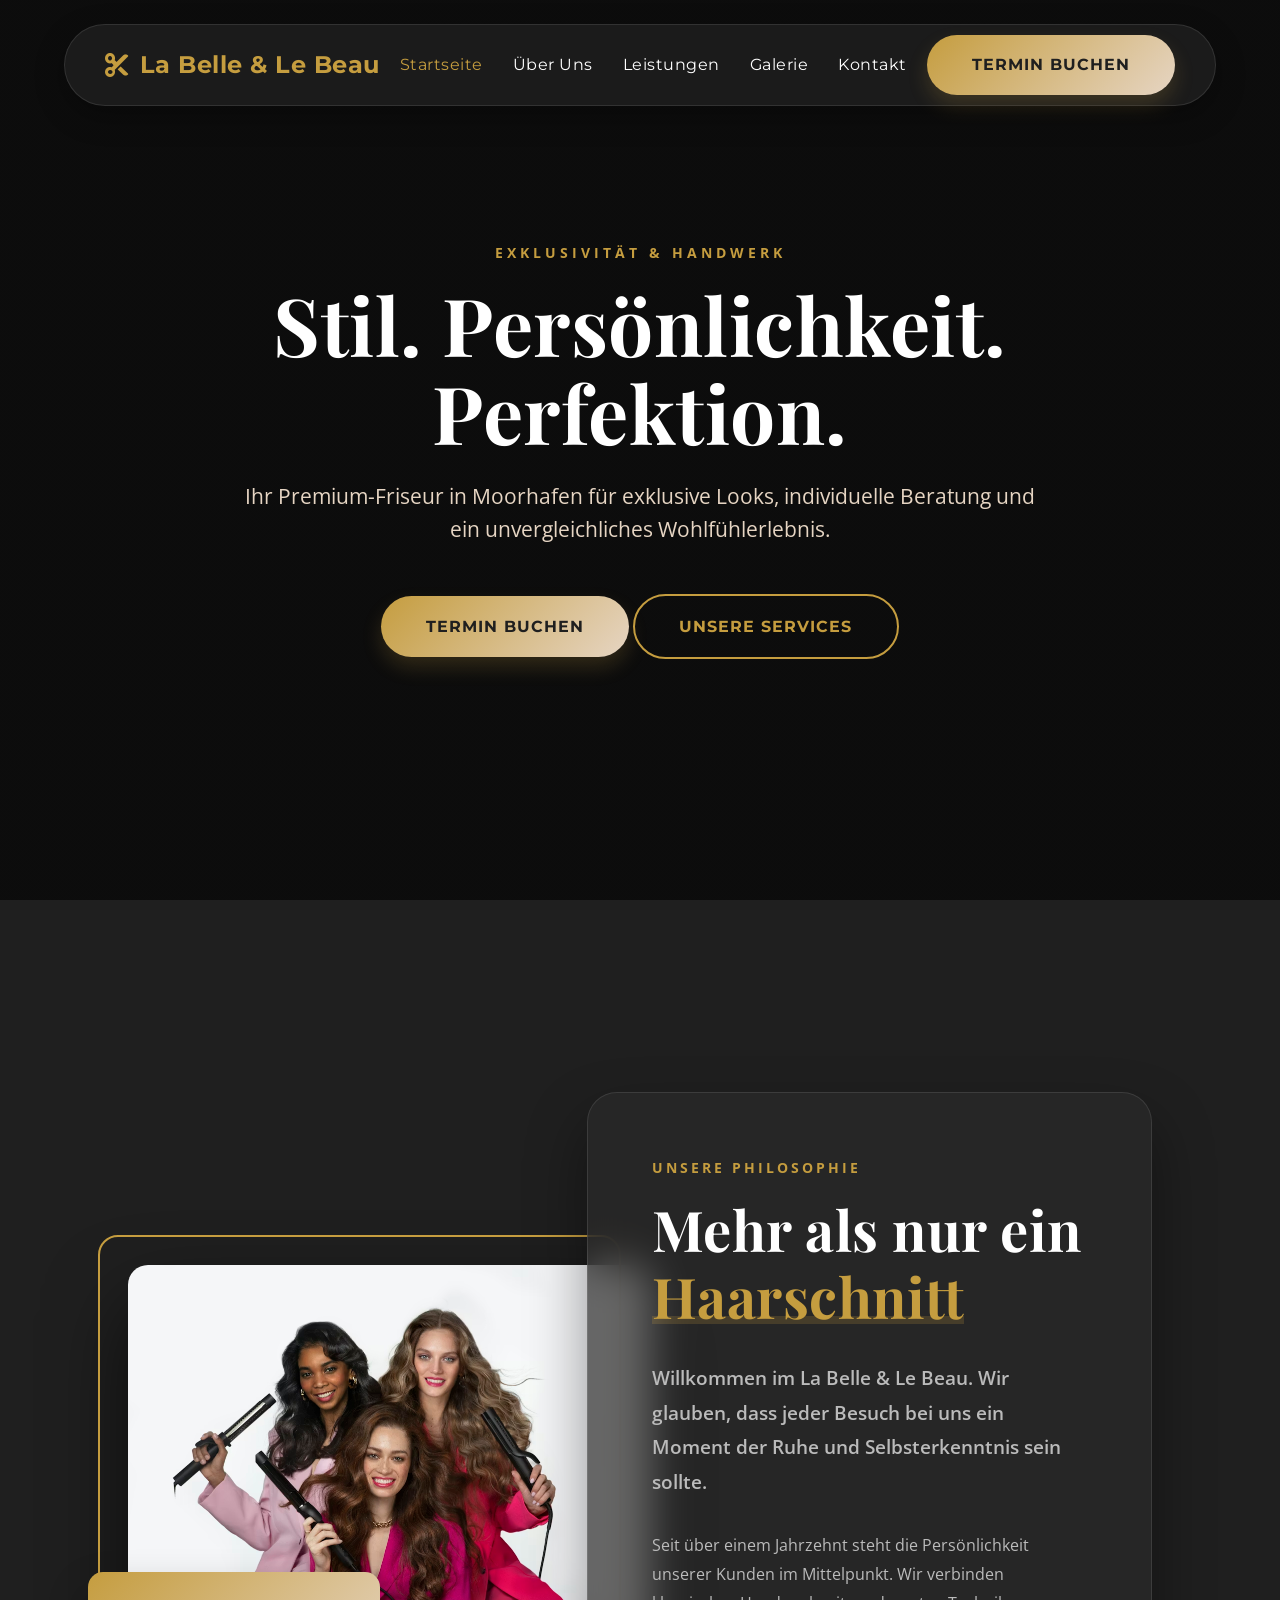
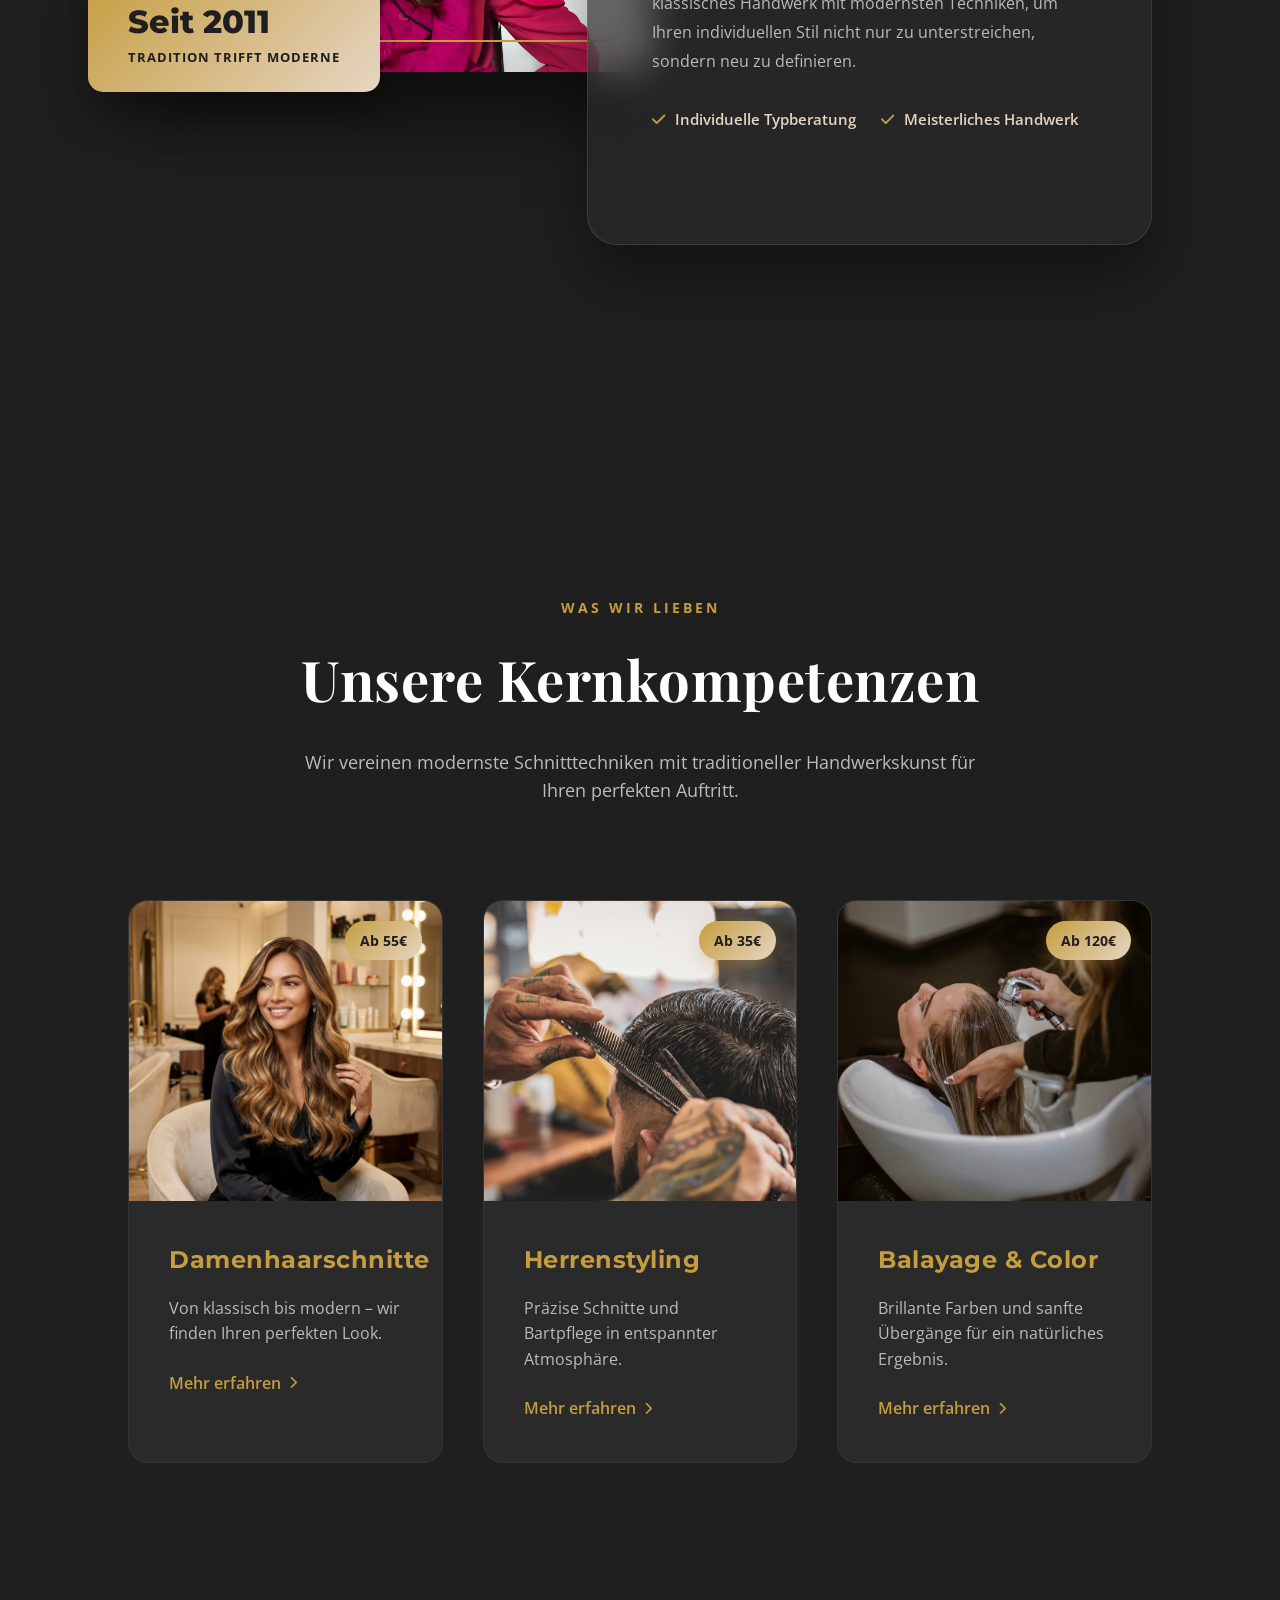
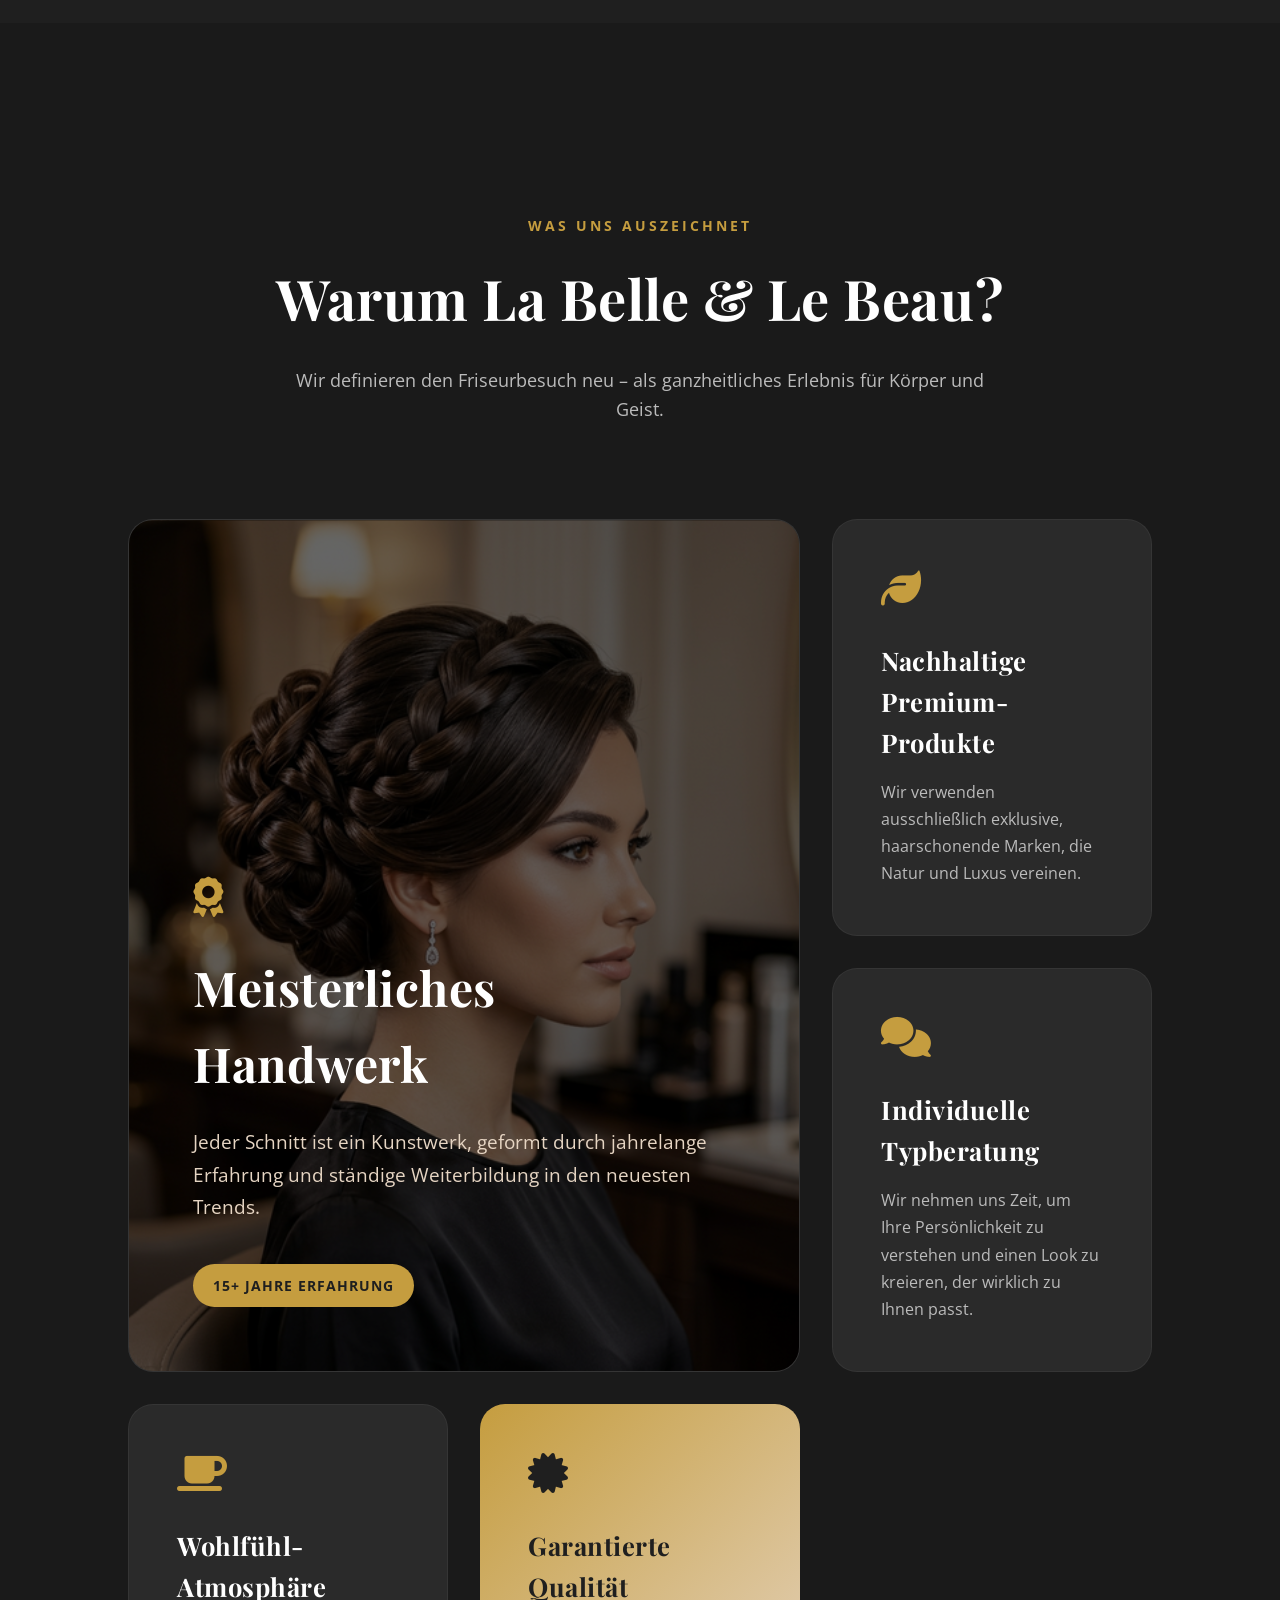
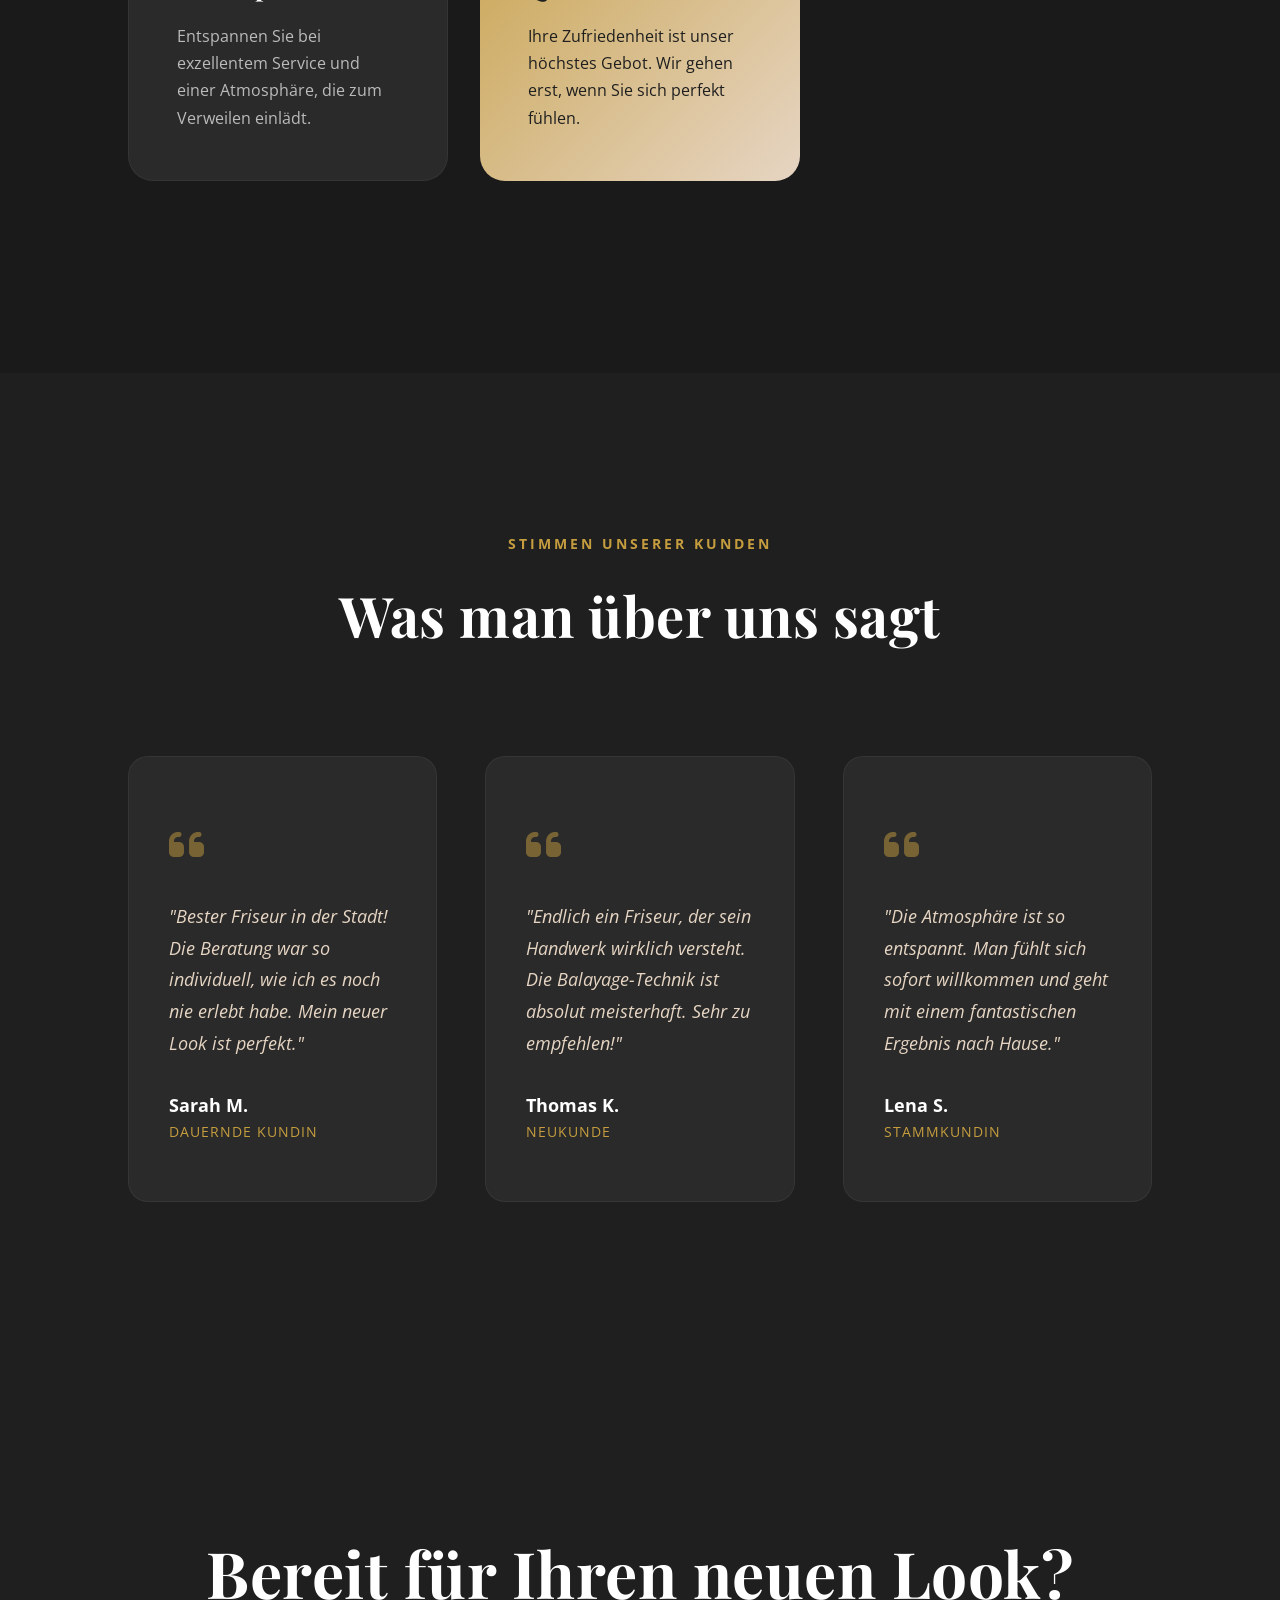
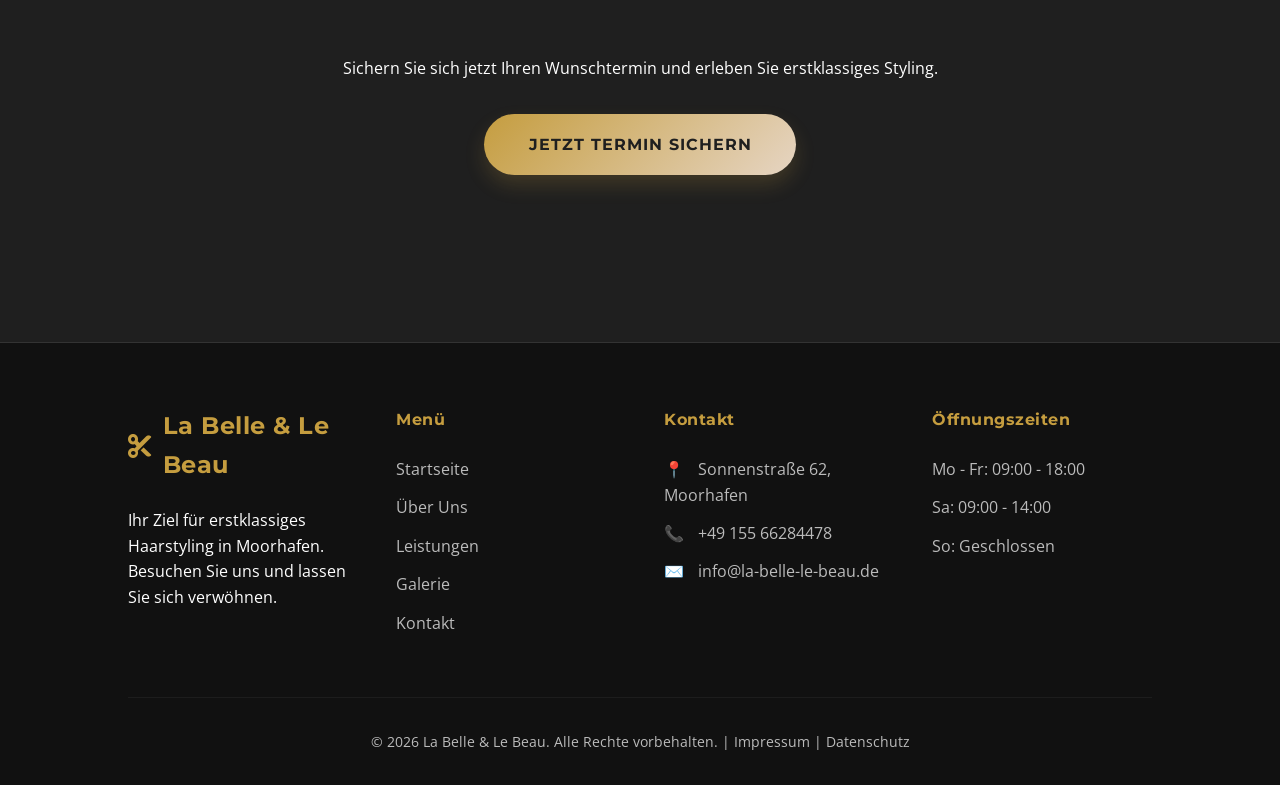
<file: index.html>
<!DOCTYPE html>
<html lang="de">

<head>
    <meta charset="UTF-8">
    <meta name="viewport" content="width=device-width, initial-scale=1.0">
    <meta name="description"
        content="Stilvoller Friseursalon in Moorhafen. Damenhaarschnitte, Herrenstyling, Balayage und mehr. Vereinbaren Sie jetzt Ihren Termin!">
    <title>La Belle & Le Beau - Stil. Persönlichkeit. Perfektion. | Moorhafen</title>

    <!-- Fonts -->
    <link rel="preconnect" href="https://fonts.googleapis.com">
    <link rel="preconnect" href="https://fonts.gstatic.com" crossorigin>
    <link
        href="https://fonts.googleapis.com/css2?family=Montserrat:wght@600;700&family=Open+Sans:wght@300;400;600&family=Playfair+Display:wght@700&display=swap"
        rel="stylesheet">

    <!-- Icons -->
    <link rel="stylesheet" href="https://cdnjs.cloudflare.com/ajax/libs/font-awesome/6.4.0/css/all.min.css">

    <!-- Styles -->
    <link rel="stylesheet" href="css/styles.css">
    <link rel="icon" type="image/png" href="favicon.png">
</head>

<body>

    <header>
        <div class="logo">
            <i class="fas fa-scissors"></i>
            <span>La Belle & Le Beau</span>
        </div>
        <nav id="navMenu">
            <ul>
                <li><a href="index.html" class="nav-link active">Startseite</a></li>
                <li><a href="ueber-uns.html" class="nav-link">Über Uns</a></li>
                <li><a href="leistungen.html" class="nav-link">Leistungen</a></li>
                <li><a href="galerie.html" class="nav-link">Galerie</a></li>
                <li><a href="kontakt.html" class="nav-link">Kontakt</a></li>
            </ul>
        </nav>
        <div class="nav-right">
            <a href="kontakt.html" class="btn btn-gold btn-header">Termin buchen</a>
            <div class="nav-toggle" id="navToggle">
                <i class="fas fa-bars"></i>
            </div>
        </div>
    </header>

    <main>
        <section class="hero">
            <div class="hero-content">
                <span class="hero-tagline">Exklusivität & Handwerk</span>
                <h1>Stil. Persönlichkeit. Perfektion.</h1>
                <p>Ihr Premium-Friseur in Moorhafen für exklusive Looks, individuelle Beratung und ein unvergleichliches
                    Wohlfühlerlebnis.</p>
                <div class="hero-btns">
                    <a href="kontakt.html" class="btn btn-gold">Termin buchen</a>
                    <a href="leistungen.html" class="btn btn-outline">Unsere Services</a>
                </div>
            </div>
        </section>

        <!-- Creative About Section -->
        <section class="about-creative">
            <div class="about-container">
                <div class="about-image-wrapper">
                    <div class="about-img-main">
                        <img src="images/photo-1711504040144-d68ce9e30cbe.avif" alt="Salon Ambiente">
                        <div class="about-img-deco"></div>
                    </div>
                    <div class="about-experience">
                        <span class="year">Seit 2011</span>
                        <span class="label">Tradition trifft Moderne</span>
                    </div>
                </div>
                <div class="about-content-box">
                    <span class="section-tagline">Unsere Philosophie</span>
                    <h2 class="creative-title">Mehr als nur ein <span class="highlight-text">Haarschnitt</span></h2>
                    <p class="lead-text">Willkommen im La Belle & Le Beau. Wir glauben, dass jeder Besuch bei uns ein
                        Moment der Ruhe und Selbsterkenntnis sein sollte.</p>
                    <p>Seit über einem Jahrzehnt steht die Persönlichkeit unserer Kunden im Mittelpunkt. Wir verbinden
                        klassisches Handwerk mit modernsten Techniken, um Ihren individuellen Stil nicht nur zu
                        unterstreichen, sondern neu zu definieren.</p>
                    <div class="about-features">
                        <div class="feature">
                            <i class="fas fa-check"></i>
                            <span>Individuelle Typberatung</span>
                        </div>
                        <div class="feature">
                            <i class="fas fa-check"></i>
                            <span>Meisterliches Handwerk</span>
                        </div>
                    </div>
                    <a href=""></a>
                </div>
            </div>
        </section>

        <!-- Showcase Section -->
        <section class="showcase">
            <div class="section-header">
                <span class="section-tagline">Was wir lieben</span>
                <h2>Unsere Kernkompetenzen</h2>
                <p>Wir vereinen modernste Schnitttechniken mit traditioneller Handwerkskunst für Ihren perfekten
                    Auftritt.</p>
            </div>
            <div class="showcase-grid">
                <div class="showcase-card">
                    <div class="showcase-img">
                        <img src="images/women-style.png" alt="Damenstyling">
                        <div class="showcase-overlay">
                            <span>Ab 55€</span>
                        </div>
                    </div>
                    <div class="showcase-info">
                        <h4>Damenhaarschnitte</h4>
                        <p>Von klassisch bis modern – wir finden Ihren perfekten Look.</p>
                        <a href="leistungen.html?service=damen" class="text-link">Mehr erfahren
                            <i class="fas fa-chevron-right"></i></a>
                    </div>
                </div>
                <div class="showcase-card">
                    <div class="showcase-img">
                        <img src="images/photo-1599351430140-c70f0250bd70.avif" alt="Herrenstyling">
                        <div class="showcase-overlay">
                            <span>Ab 35€</span>
                        </div>
                    </div>
                    <div class="showcase-info">
                        <h4>Herrenstyling</h4>
                        <p>Präzise Schnitte und Bartpflege in entspannter Atmosphäre.</p>
                        <a href="leistungen.html?service=herren" class="text-link">Mehr erfahren <i
                                class="fas fa-chevron-right"></i></a>
                    </div>
                </div>
                <div class="showcase-card">
                    <div class="showcase-img">
                        <img src="images/photo-1634449571010-02389ed0f9b0.avif" alt="Coloration">
                        <div class="showcase-overlay">
                            <span>Ab 120€</span>
                        </div>
                    </div>
                    <div class="showcase-info">
                        <h4>Balayage & Color</h4>
                        <p>Brillante Farben und sanfte Übergänge für ein natürliches Ergebnis.</p>
                        <a href="leistungen.html?service=damen" class="text-link">Mehr erfahren <i
                                class="fas fa-chevron-right"></i></a>
                    </div>
                </div>
            </div>
        </section>

        <!-- Premium Experience Section (Merged & Creative) -->
        <section class="premium-experience">
            <div class="section-header">
                <span class="section-tagline">Was uns auszeichnet</span>
                <h2>Warum La Belle & Le Beau?</h2>
                <p>Wir definieren den Friseurbesuch neu – als ganzheitliches Erlebnis für Körper und Geist.</p>
            </div>
            <div class="experience-grid">
                <div class="experience-card card-large">
                    <div class="card-bg-img" style="background-image: url('images/perfektion-new.png');"></div>
                    <div class="card-content">
                        <i class="fas fa-award"></i>
                        <h4>Meisterliches Handwerk</h4>
                        <p>Jeder Schnitt ist ein Kunstwerk, geformt durch jahrelange Erfahrung und ständige
                            Weiterbildung in den neuesten Trends.</p>
                        <div class="card-footer">
                            <span class="badge">15+ Jahre Erfahrung</span>
                        </div>
                    </div>
                </div>
                <div class="experience-card">
                    <div class="card-content">
                        <i class="fas fa-leaf"></i>
                        <h4>Nachhaltige Premium-Produkte</h4>
                        <p>Wir verwenden ausschließlich exklusive, haarschonende Marken, die Natur und Luxus vereinen.
                        </p>
                    </div>
                </div>
                <div class="experience-card">
                    <div class="card-content">
                        <i class="fas fa-comments"></i>
                        <h4>Individuelle Typberatung</h4>
                        <p>Wir nehmen uns Zeit, um Ihre Persönlichkeit zu verstehen und einen Look zu kreieren, der
                            wirklich zu Ihnen passt.</p>
                    </div>
                </div>
                <div class="experience-card">
                    <div class="card-content">
                        <i class="fas fa-coffee"></i>
                        <h4>Wohlfühl-Atmosphäre</h4>
                        <p>Entspannen Sie bei exzellentem Service und einer Atmosphäre, die zum Verweilen einlädt.</p>
                    </div>
                </div>
                <div class="experience-card card-accent">
                    <div class="card-content">
                        <i class="fas fa-certificate"></i>
                        <h4>Garantierte Qualität</h4>
                        <p>Ihre Zufriedenheit ist unser höchstes Gebot. Wir gehen erst, wenn Sie sich perfekt fühlen.
                        </p>
                    </div>
                </div>
            </div>
        </section>

        <!-- Testimonials Section -->
        <section class="testimonials">
            <div class="section-header">
                <span class="section-tagline">Stimmen unserer Kunden</span>
                <h2>Was man über uns sagt</h2>
            </div>
            <div class="testimonials-grid">
                <div class="testimonial-card">
                    <div class="quote-icon"><i class="fas fa-quote-left"></i></div>
                    <p>"Bester Friseur in der Stadt! Die Beratung war so individuell, wie ich es noch nie erlebt habe.
                        Mein neuer Look ist perfekt."</p>
                    <div class="testimonial-user">
                        <div class="user-info">
                            <strong>Sarah M.</strong>
                            <span>Dauernde Kundin</span>
                        </div>
                    </div>
                </div>
                <div class="testimonial-card">
                    <div class="quote-icon"><i class="fas fa-quote-left"></i></div>
                    <p>"Endlich ein Friseur, der sein Handwerk wirklich versteht. Die Balayage-Technik ist absolut
                        meisterhaft. Sehr zu empfehlen!"</p>
                    <div class="testimonial-user">
                        <div class="user-info">
                            <strong>Thomas K.</strong>
                            <span>Neukunde</span>
                        </div>
                    </div>
                </div>
                <div class="testimonial-card">
                    <div class="quote-icon"><i class="fas fa-quote-left"></i></div>
                    <p>"Die Atmosphäre ist so entspannt. Man fühlt sich sofort willkommen und geht mit einem
                        fantastischen Ergebnis nach Hause."</p>
                    <div class="testimonial-user">
                        <div class="user-info">
                            <strong>Lena S.</strong>
                            <span>Stammkundin</span>
                        </div>
                    </div>
                </div>
            </div>
        </section>

        <!-- CTA Section -->
        <section class="cta-section">
            <h2>Bereit für Ihren neuen Look?</h2>
            <p style="margin-bottom: 2rem;">Sichern Sie sich jetzt Ihren Wunschtermin und erleben Sie erstklassiges
                Styling.</p>
            <a href="kontakt.html" class="btn btn-gold btn-dynamic">
                <span class="cta-dynamic-text">Jetzt Termin sichern</span>
            </a>
        </section>
    </main>

    <footer>
        <div class="footer-content">
            <div class="footer-col">
                <div class="logo" style="margin-bottom: 1.5rem;">
                    <i class="fas fa-scissors"></i>
                    <span>La Belle & Le Beau</span>
                </div>
                <p>Ihr Ziel für erstklassiges Haarstyling in Moorhafen. Besuchen Sie uns und lassen Sie sich verwöhnen.
                </p>
            </div>
            <div class="footer-col">
                <h4>Menü</h4>
                <ul>
                    <li><a href="index.html">Startseite</a></li>
                    <li><a href="ueber-uns.html">Über Uns</a></li>
                    <li><a href="leistungen.html">Leistungen</a></li>
                    <li><a href="galerie.html">Galerie</a></li>
                    <li><a href="kontakt.html">Kontakt</a></li>
                </ul>
            </div>
            <div class="footer-col">
                <h4>Kontakt</h4>
                <ul>
                    <li><span style="color: var(--accent-gold); margin-right: 10px;">📍</span> Sonnenstraße 62,
                        Moorhafen</li>
                    <li><span style="color: var(--accent-gold); margin-right: 10px;">📞</span> +49 155 66284478</li>
                    <li><span style="color: var(--accent-gold); margin-right: 10px;">✉️</span> info@la-belle-le-beau.de
                    </li>
                </ul>
            </div>
            <div class="footer-col">
                <h4>Öffnungszeiten</h4>
                <ul>
                    <li>Mo - Fr: 09:00 - 18:00</li>
                    <li>Sa: 09:00 - 14:00</li>
                    <li>So: Geschlossen</li>
                </ul>
            </div>
        </div>
        <div class="footer-bottom">
            <p>&copy; 2026 La Belle & Le Beau. Alle Rechte vorbehalten. | <a href="impressum.html">Impressum</a> | <a
                    href="datenschutz.html">Datenschutz</a></p>
        </div>
    </footer>

    <script>
        const ctaTexts = [
            "Termin buchen",
            "Unsere Services",
            "Jetzt Termin sichern",
            "Stil erleben",
            "Kontakt aufnehmen"
        ];

        let ctaIndex = 0;
        const ctaElements = document.querySelectorAll(".cta-dynamic-text");

        if (ctaElements.length > 0) {
            setInterval(() => {
                ctaElements.forEach(el => el.classList.add("text-fade-out"));

                setTimeout(() => {
                    ctaIndex = (ctaIndex + 1) % ctaTexts.length;
                    ctaElements.forEach(el => {
                        el.textContent = ctaTexts[ctaIndex];
                        el.classList.remove("text-fade-out");
                    });
                }, 500);
            }, 3000);
        }
    </script>
    <script src="js/mobile-menu.js"></script>
</body>

</html>
</file>
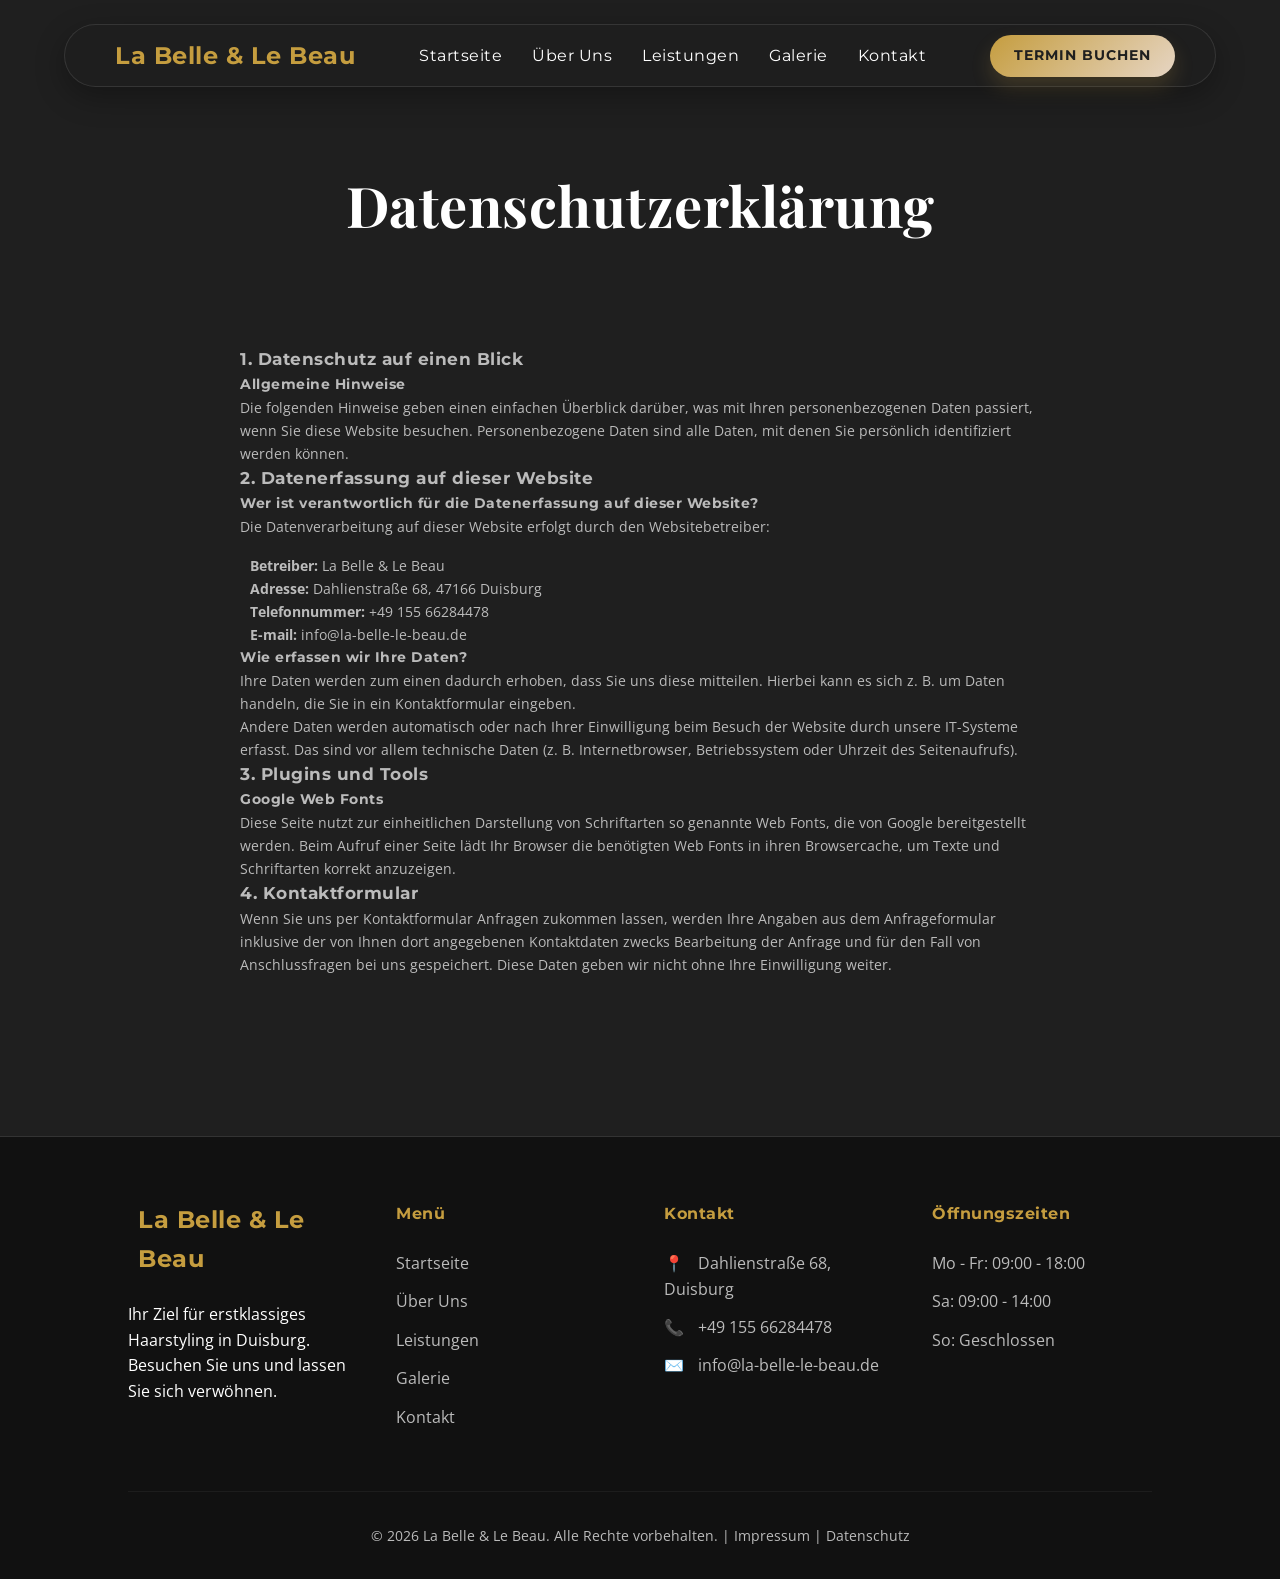
<file: datenschutz.html>
<!DOCTYPE html>
<html lang="de">

<head>
    <meta charset="UTF-8">
    <meta name="viewport" content="width=device-width, initial-scale=1.0">
    <title>Datenschutz - La Belle & Le Beau</title>

    <!-- Fonts -->
    <link rel="preconnect" href="https://fonts.googleapis.com">
    <link rel="preconnect" href="https://fonts.gstatic.com" crossorigin>
    <link
        href="https://fonts.googleapis.com/css2?family=Montserrat:wght@600;700&family=Open+Sans:wght@300;400;600&family=Playfair+Display:wght@700&display=swap"
        rel="stylesheet">

    <!-- Styles -->
    <link rel="stylesheet" href="css/styles.css">
</head>

<body>

    <header>
        <div class="logo">
            <i class="fas fa-scissors"></i>
            <span>La Belle & Le Beau</span>
        </div>
        <nav>
            <ul>
                <li><a href="index.html" class="nav-link">Startseite</a></li>
                <li><a href="ueber-uns.html" class="nav-link">Über Uns</a></li>
                <li><a href="leistungen.html" class="nav-link">Leistungen</a></li>
                <li><a href="galerie.html" class="nav-link">Galerie</a></li>
                <li><a href="kontakt.html" class="nav-link">Kontakt</a></li>
            </ul>
        </nav>
        <a href="kontakt.html" class="btn btn-gold" style="padding: 0.6rem 1.5rem; font-size: 0.9rem;">Termin buchen</a>
    </header>

    <main>
        <section style="padding-top: 10rem;">
            <div class="section-header">
                <h2>Datenschutzerklärung</h2>
            </div>
            <div style="max-width: 800px; margin: 0 auto; color: var(--text-gray); font-size: 0.9rem;">
                <h3>1. Datenschutz auf einen Blick</h3>
                <h4>Allgemeine Hinweise</h4>
                <p>Die folgenden Hinweise geben einen einfachen Überblick darüber, was mit Ihren personenbezogenen Daten
                    passiert, wenn Sie diese Website besuchen. Personenbezogene Daten sind alle Daten, mit denen Sie
                    persönlich identifiziert werden können.</p>

                <h3>2. Datenerfassung auf dieser Website</h3>
                <h4>Wer ist verantwortlich für die Datenerfassung auf dieser Website?</h4>
                <p>Die Datenverarbeitung auf dieser Website erfolgt durch den Websitebetreiber:</p>
                <p style="margin-top: 1rem;">
                    <i class="fas fa-building" style="margin-right: 10px; color: var(--accent-gold);"></i>
                    <strong>Betreiber:</strong> La Belle & Le Beau<br>
                    <i class="fas fa-map-marker-alt" style="margin-right: 10px; color: var(--accent-gold);"></i>
                    <strong>Adresse:</strong> Dahlienstraße 68, 47166 Duisburg<br>
                    <i class="fas fa-phone-alt" style="margin-right: 10px; color: var(--accent-gold);"></i>
                    <strong>Telefonnummer:</strong> +49 155 66284478<br>
                    <i class="fas fa-envelope" style="margin-right: 10px; color: var(--accent-gold);"></i>
                    <strong>E-mail:</strong> info@la-belle-le-beau.de
                </p>

                <h4>Wie erfassen wir Ihre Daten?</h4>
                <p>Ihre Daten werden zum einen dadurch erhoben, dass Sie uns diese mitteilen. Hierbei kann es sich z. B.
                    um Daten handeln, die Sie in ein Kontaktformular eingeben.</p>
                <p>Andere Daten werden automatisch oder nach Ihrer Einwilligung beim Besuch der Website durch unsere
                    IT-Systeme erfasst. Das sind vor allem technische Daten (z. B. Internetbrowser, Betriebssystem oder
                    Uhrzeit des Seitenaufrufs).</p>

                <h3>3. Plugins und Tools</h3>
                <h4>Google Web Fonts</h4>
                <p>Diese Seite nutzt zur einheitlichen Darstellung von Schriftarten so genannte Web Fonts, die von
                    Google bereitgestellt werden. Beim Aufruf einer Seite lädt Ihr Browser die benötigten Web Fonts in
                    ihren Browsercache, um Texte und Schriftarten korrekt anzuzeigen.</p>

                <h3>4. Kontaktformular</h3>
                <p>Wenn Sie uns per Kontaktformular Anfragen zukommen lassen, werden Ihre Angaben aus dem
                    Anfrageformular inklusive der von Ihnen dort angegebenen Kontaktdaten zwecks Bearbeitung der Anfrage
                    und für den Fall von Anschlussfragen bei uns gespeichert. Diese Daten geben wir nicht ohne Ihre
                    Einwilligung weiter.</p>
            </div>
        </section>
    </main>

    <footer>
        <div class="footer-content">
            <div class="footer-col">
                <div class="logo" style="margin-bottom: 1.5rem;">
                    <i class="fas fa-scissors"></i>
                    <span>La Belle & Le Beau</span>
                </div>
                <p>Ihr Ziel für erstklassiges Haarstyling in Duisburg. Besuchen Sie uns und lassen Sie sich verwöhnen.
                </p>
            </div>
            <div class="footer-col">
                <h4>Menü</h4>
                <ul>
                    <li><a href="index.html">Startseite</a></li>
                    <li><a href="ueber-uns.html">Über Uns</a></li>
                    <li><a href="leistungen.html">Leistungen</a></li>
                    <li><a href="galerie.html">Galerie</a></li>
                    <li><a href="kontakt.html">Kontakt</a></li>
                </ul>
            </div>
            <div class="footer-col">
                <h4>Kontakt</h4>
                <ul>
                    <li><span style="color: var(--accent-gold); margin-right: 10px;">📍</span> Dahlienstraße 68,
                        Duisburg</li>
                    <li><span style="color: var(--accent-gold); margin-right: 10px;">📞</span> +49 155 66284478</li>
                    <li><span style="color: var(--accent-gold); margin-right: 10px;">✉️</span> info@la-belle-le-beau.de
                    </li>
                </ul>
            </div>
            <div class="footer-col">
                <h4>Öffnungszeiten</h4>
                <ul>
                    <li>Mo - Fr: 09:00 - 18:00</li>
                    <li>Sa: 09:00 - 14:00</li>
                    <li>So: Geschlossen</li>
                </ul>
            </div>
        </div>
        <div class="footer-bottom">
            <p>&copy; 2026 La Belle & Le Beau. Alle Rechte vorbehalten. | <a href="impressum.html">Impressum</a> | <a
                    href="datenschutz.html">Datenschutz</a></p>
        </div>
    </footer>

</body>

</html>
</file>
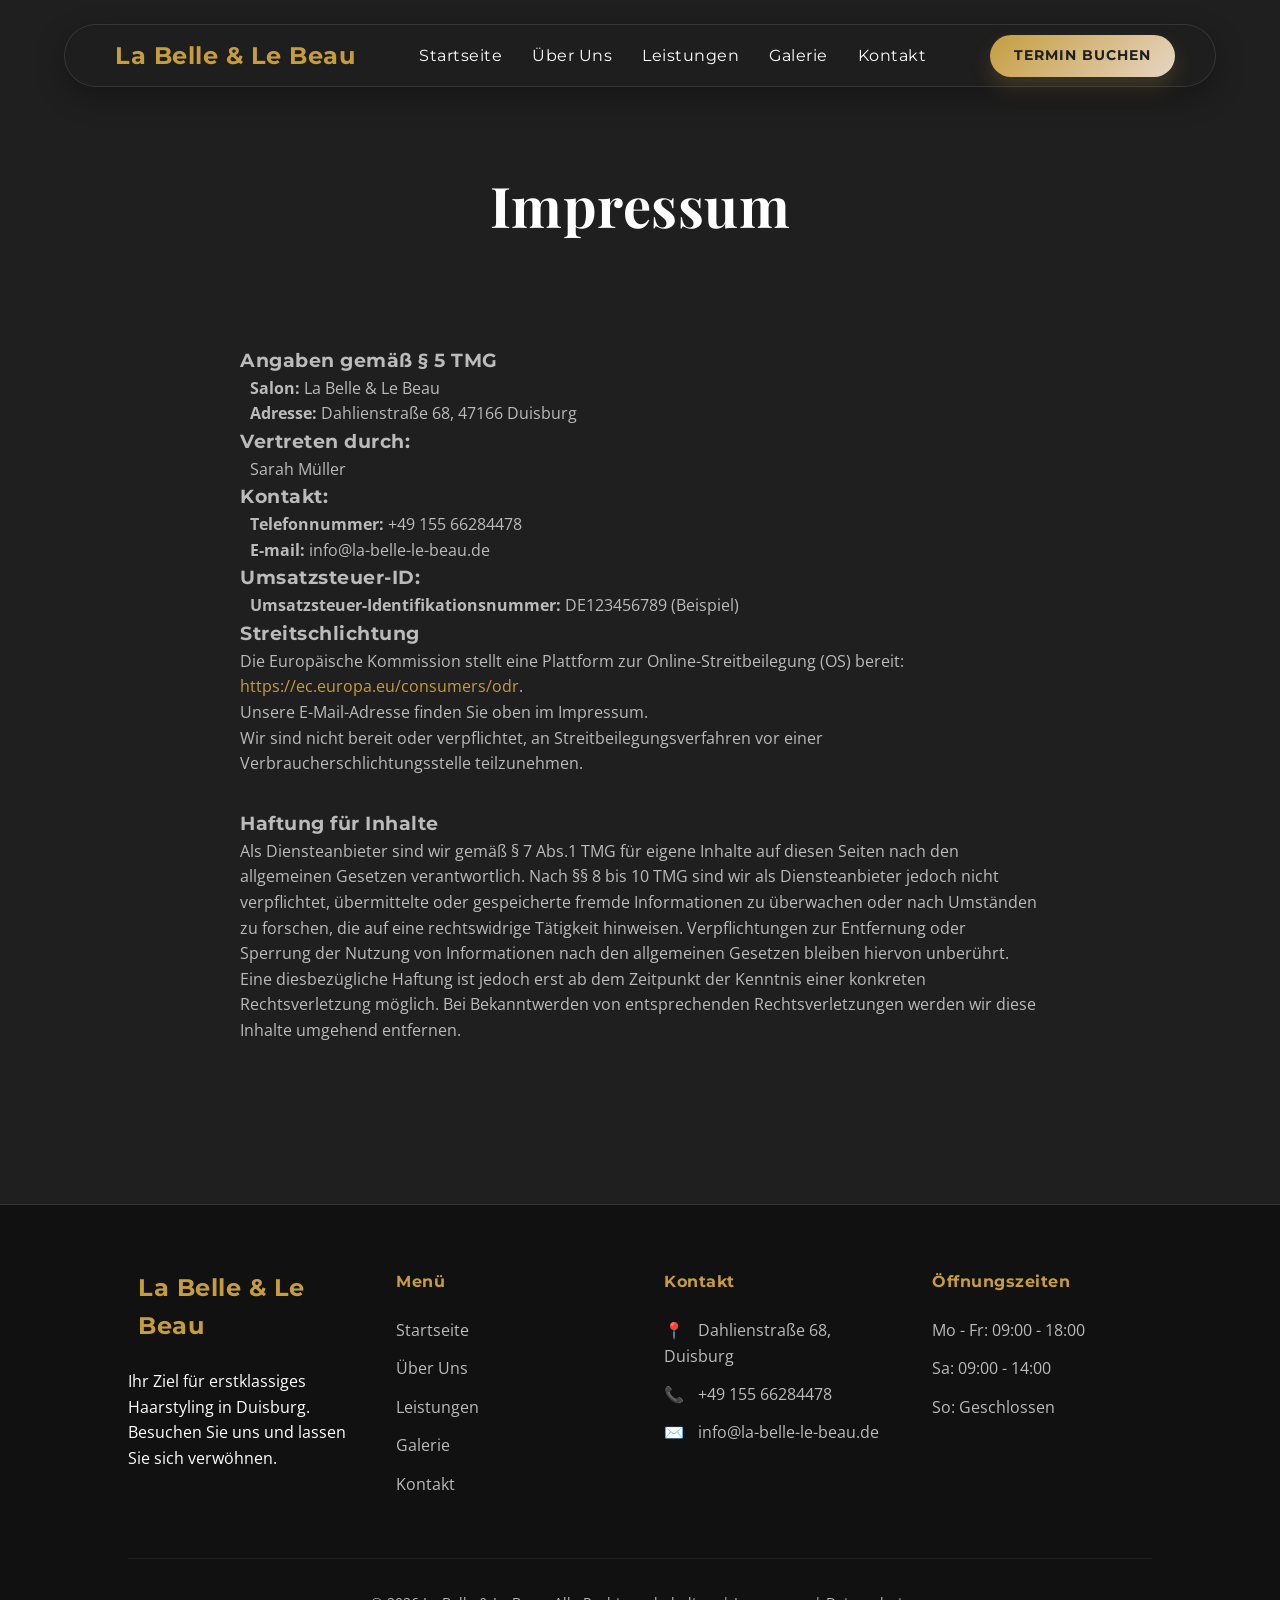
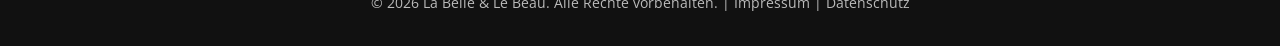
<file: impressum.html>
<!DOCTYPE html>
<html lang="de">

<head>
    <meta charset="UTF-8">
    <meta name="viewport" content="width=device-width, initial-scale=1.0">
    <title>Impressum - La Belle & Le Beau</title>

    <!-- Fonts -->
    <link rel="preconnect" href="https://fonts.googleapis.com">
    <link rel="preconnect" href="https://fonts.gstatic.com" crossorigin>
    <link
        href="https://fonts.googleapis.com/css2?family=Montserrat:wght@600;700&family=Open+Sans:wght@300;400;600&family=Playfair+Display:wght@700&display=swap"
        rel="stylesheet">

    <!-- Styles -->
    <link rel="stylesheet" href="css/styles.css">
</head>

<body>

    <header>
        <div class="logo">
            <i class="fas fa-scissors"></i>
            <span>La Belle & Le Beau</span>
        </div>
        <nav>
            <ul>
                <li><a href="index.html" class="nav-link">Startseite</a></li>
                <li><a href="ueber-uns.html" class="nav-link">Über Uns</a></li>
                <li><a href="leistungen.html" class="nav-link">Leistungen</a></li>
                <li><a href="galerie.html" class="nav-link">Galerie</a></li>
                <li><a href="kontakt.html" class="nav-link">Kontakt</a></li>
            </ul>
        </nav>
        <a href="kontakt.html" class="btn btn-gold" style="padding: 0.6rem 1.5rem; font-size: 0.9rem;">Termin buchen</a>
    </header>

    <main>
        <section style="padding-top: 10rem;">
            <div class="section-header">
                <h2>Impressum</h2>
            </div>
            <div style="max-width: 800px; margin: 0 auto; color: var(--text-gray);">
                <h3>Angaben gemäß § 5 TMG</h3>
                <p>
                    <i class="fas fa-building" style="margin-right: 10px; color: var(--accent-gold);"></i>
                    <strong>Salon:</strong> La Belle & Le Beau<br>
                    <i class="fas fa-map-marker-alt" style="margin-right: 10px; color: var(--accent-gold);"></i>
                    <strong>Adresse:</strong> Dahlienstraße 68, 47166 Duisburg
                </p>

                <h3>Vertreten durch:</h3>
                <p>
                    <i class="fas fa-user" style="margin-right: 10px; color: var(--accent-gold);"></i>
                    Sarah Müller
                </p>

                <h3>Kontakt:</h3>
                <p>
                    <i class="fas fa-phone-alt" style="margin-right: 10px; color: var(--accent-gold);"></i>
                    <strong>Telefonnummer:</strong> +49 155 66284478<br>
                    <i class="fas fa-envelope" style="margin-right: 10px; color: var(--accent-gold);"></i>
                    <strong>E-mail:</strong> info@la-belle-le-beau.de
                </p>

                <h3>Umsatzsteuer-ID:</h3>
                <p>
                    <i class="fas fa-file-invoice-dollar" style="margin-right: 10px; color: var(--accent-gold);"></i>
                    <strong>Umsatzsteuer-Identifikationsnummer:</strong> DE123456789 (Beispiel)
                </p>

                <h3>Streitschlichtung</h3>
                <p>Die Europäische Kommission stellt eine Plattform zur Online-Streitbeilegung (OS) bereit: <a
                        href="https://ec.europa.eu/consumers/odr"
                        style="color: var(--accent-gold);">https://ec.europa.eu/consumers/odr</a>.<br>
                    Unsere E-Mail-Adresse finden Sie oben im Impressum.</p>
                <p>Wir sind nicht bereit oder verpflichtet, an Streitbeilegungsverfahren vor einer
                    Verbraucherschlichtungsstelle teilzunehmen.</p>

                <h3 style="margin-top: 2rem;">Haftung für Inhalte</h3>
                <p>Als Diensteanbieter sind wir gemäß § 7 Abs.1 TMG für eigene Inhalte auf diesen Seiten nach den
                    allgemeinen Gesetzen verantwortlich. Nach §§ 8 bis 10 TMG sind wir als Diensteanbieter jedoch nicht
                    verpflichtet, übermittelte oder gespeicherte fremde Informationen zu überwachen oder nach Umständen
                    zu forschen, die auf eine rechtswidrige Tätigkeit hinweisen. Verpflichtungen zur Entfernung oder
                    Sperrung der Nutzung von Informationen nach den allgemeinen Gesetzen bleiben hiervon unberührt. Eine
                    diesbezügliche Haftung ist jedoch erst ab dem Zeitpunkt der Kenntnis einer konkreten
                    Rechtsverletzung möglich. Bei Bekanntwerden von entsprechenden Rechtsverletzungen werden wir diese
                    Inhalte umgehend entfernen.</p>
            </div>
        </section>
    </main>

    <footer>
        <div class="footer-content">
            <div class="footer-col">
                <div class="logo" style="margin-bottom: 1.5rem;">
                    <i class="fas fa-scissors"></i>
                    <span>La Belle & Le Beau</span>
                </div>
                <p>Ihr Ziel für erstklassiges Haarstyling in Duisburg. Besuchen Sie uns und lassen Sie sich verwöhnen.
                </p>
            </div>
            <div class="footer-col">
                <h4>Menü</h4>
                <ul>
                    <li><a href="index.html">Startseite</a></li>
                    <li><a href="ueber-uns.html">Über Uns</a></li>
                    <li><a href="leistungen.html">Leistungen</a></li>
                    <li><a href="galerie.html">Galerie</a></li>
                    <li><a href="kontakt.html">Kontakt</a></li>
                </ul>
            </div>
            <div class="footer-col">
                <h4>Kontakt</h4>
                <ul>
                    <li><span style="color: var(--accent-gold); margin-right: 10px;">📍</span> Dahlienstraße 68,
                        Duisburg</li>
                    <li><span style="color: var(--accent-gold); margin-right: 10px;">📞</span> +49 155 66284478</li>
                    <li><span style="color: var(--accent-gold); margin-right: 10px;">✉️</span> info@la-belle-le-beau.de
                    </li>
                </ul>
            </div>
            <div class="footer-col">
                <h4>Öffnungszeiten</h4>
                <ul>
                    <li>Mo - Fr: 09:00 - 18:00</li>
                    <li>Sa: 09:00 - 14:00</li>
                    <li>So: Geschlossen</li>
                </ul>
            </div>
        </div>
        <div class="footer-bottom">
            <p>&copy; 2026 La Belle & Le Beau. Alle Rechte vorbehalten. | <a href="impressum.html">Impressum</a> | <a
                    href="datenschutz.html">Datenschutz</a></p>
        </div>
    </footer>

</body>

</html>
</file>
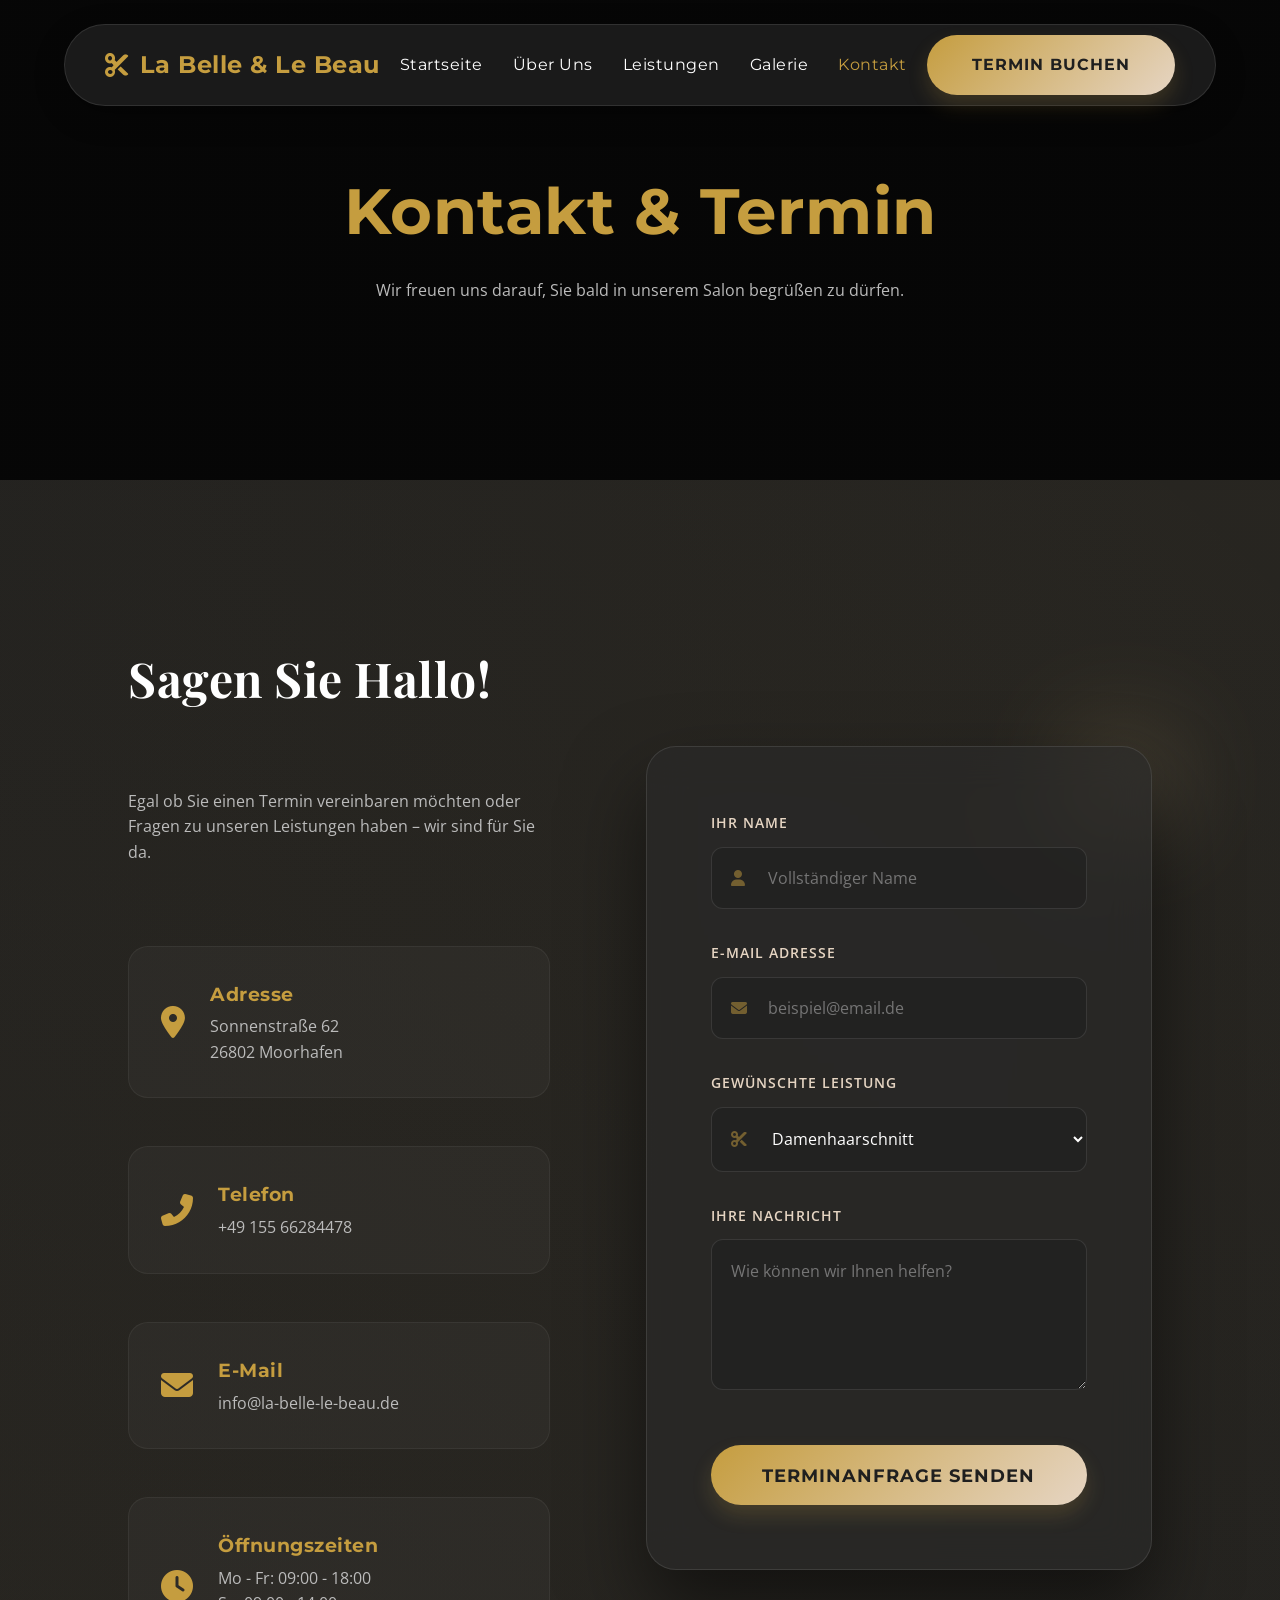
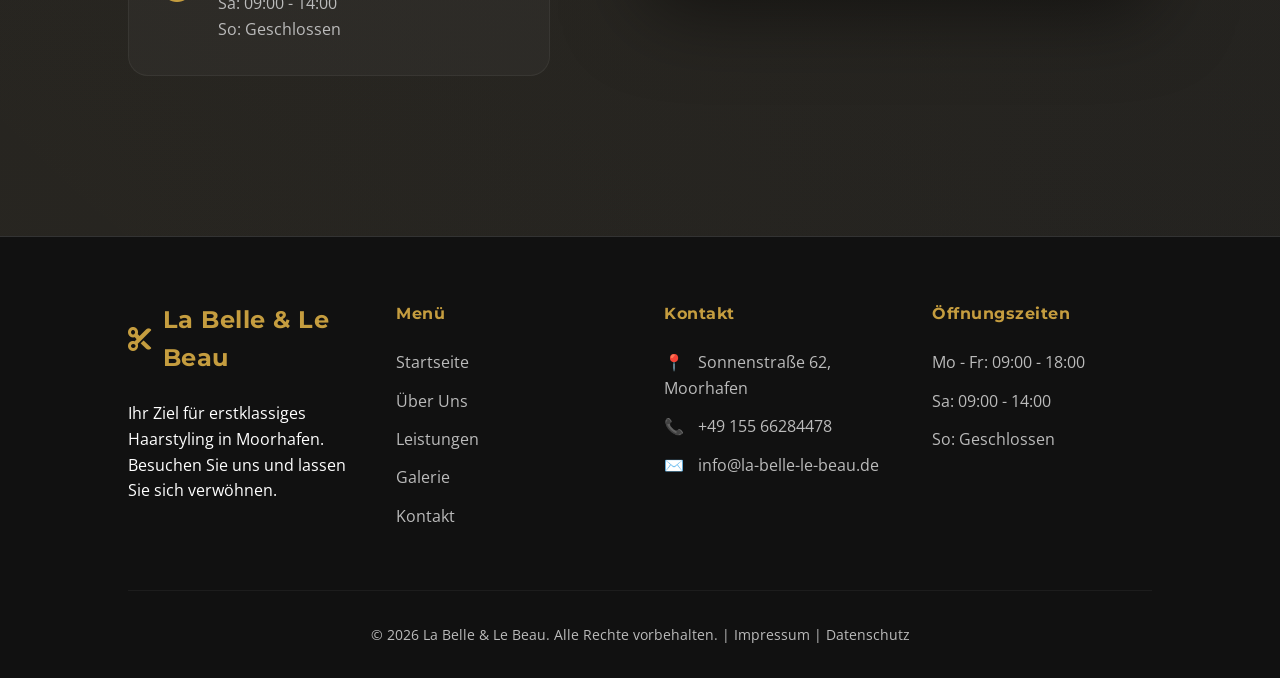
<file: kontakt.html>
<!DOCTYPE html>
<html lang="de">

<head>
    <meta charset="UTF-8">
    <meta name="viewport" content="width=device-width, initial-scale=1.0">
    <meta name="description"
        content="Kontaktieren Sie La Belle & Le Beau in Moorhafen. Vereinbaren Sie Ihren Termin online, rufen Sie uns an oder besuchen Sie uns in der Sonnenstraße.">
    <title>Kontakt & Termin - La Belle & Le Beau | Ihr Friseur in Moorhafen</title>

    <!-- Fonts -->
    <link rel="preconnect" href="https://fonts.googleapis.com">
    <link rel="preconnect" href="https://fonts.gstatic.com" crossorigin>
    <link
        href="https://fonts.googleapis.com/css2?family=Montserrat:wght@600;700&family=Open+Sans:wght@300;400;600&family=Playfair+Display:wght@700&display=swap"
        rel="stylesheet">

    <!-- Icons -->
    <link rel="stylesheet" href="https://cdnjs.cloudflare.com/ajax/libs/font-awesome/6.4.0/css/all.min.css">

    <!-- Styles -->
    <link rel="stylesheet" href="css/styles.css">
    <link rel="icon" type="image/png" href="favicon.png">
</head>

<body>

    <header>
        <div class="logo">
            <i class="fas fa-scissors"></i>
            <span>La Belle & Le Beau</span>
        </div>
        <nav id="navMenu">
            <ul>
                <li><a href="index.html" class="nav-link">Startseite</a></li>
                <li><a href="ueber-uns.html" class="nav-link">Über Uns</a></li>
                <li><a href="leistungen.html" class="nav-link">Leistungen</a></li>
                <li><a href="galerie.html" class="nav-link">Galerie</a></li>
                <li><a href="kontakt.html" class="nav-link active">Kontakt</a></li>
            </ul>
        </nav>
        <div class="nav-right">
            <a href="kontakt.html" class="btn btn-gold btn-header">Termin buchen</a>
            <div class="nav-toggle" id="navToggle">
                <i class="fas fa-bars"></i>
            </div>
        </div>
    </header>

    <main>
        <!-- Page Header -->
        <section class="page-header"
            style="padding-top: 10rem; text-align: center; background: linear-gradient(rgba(0,0,0,0.8), rgba(0,0,0,0.8)), url('https://images.unsplash.com/photo-1713180758533-e219fe2e98e4?q=80&w=1170&auto=format&fit=crop&ixlib=rb-4.1.0&ixid=M3wxMjA3fDB8MHxwaG90by1wYWdlfHx8fGVufDB8fHx8fA%3D%3D'); background-size: cover; background-position: center;">
            <h1 style="font-size: 4rem; color: var(--accent-gold);">Kontakt & Termin</h1>
            <p style="color: var(--text-gray); max-width: 600px; margin: 1rem auto;">Wir freuen uns darauf, Sie bald in
                unserem Salon begrüßen zu dürfen.</p>
        </section>

        <section class="contact-section">
            <div class="contact-container">

                <!-- Info Column -->
                <div class="contact-info-col">
                    <h3>Sagen Sie Hallo!</h3>
                    <p style="color: var(--text-gray); margin-bottom: 2rem;">Egal ob Sie einen Termin vereinbaren
                        möchten oder Fragen zu unseren Leistungen haben – wir sind für Sie da.</p>

                    <div class="info-item">
                        <i class="fas fa-map-marker-alt"></i>
                        <div>
                            <h4>Adresse</h4>
                            <p>Sonnenstraße 62<br>26802 Moorhafen</p>
                        </div>
                    </div>

                    <div class="info-item">
                        <i class="fas fa-phone-alt"></i>
                        <div>
                            <h4>Telefon</h4>
                            <p>+49 155 66284478</p>
                        </div>
                    </div>

                    <div class="info-item">
                        <i class="fas fa-envelope"></i>
                        <div>
                            <h4>E-Mail</h4>
                            <p>info@la-belle-le-beau.de</p>
                        </div>
                    </div>

                    <div class="info-item">
                        <i class="fas fa-clock"></i>
                        <div>
                            <h4>Öffnungszeiten</h4>
                            <p>Mo - Fr: 09:00 - 18:00<br>Sa: 09:00 - 14:00<br>So: Geschlossen</p>
                        </div>
                    </div>
                </div>

                <!-- Form Column -->
                <div class="contact-form-col">
                    <form class="contact-form" action="#" method="POST">
                        <div class="form-group">
                            <label for="name">Ihr Name</label>
                            <div class="input-wrapper">
                                <i class="fas fa-user"></i>
                                <input type="text" id="name" name="name" placeholder="Vollständiger Name" required>
                            </div>
                        </div>
                        <div class="form-group">
                            <label for="email">E-Mail Adresse</label>
                            <div class="input-wrapper">
                                <i class="fas fa-envelope"></i>
                                <input type="email" id="email" name="email" placeholder="beispiel@email.de" required>
                            </div>
                        </div>
                        <div class="form-group">
                            <label for="service">Gewünschte Leistung</label>
                            <div class="input-wrapper">
                                <i class="fas fa-scissors"></i>
                                <select id="service" name="service">
                                    <option value="haarschnitt-damen">Damenhaarschnitt</option>
                                    <option value="haarschnitt-herren">Herrenhaarschnitt</option>
                                    <option value="farbe-balayage">Farbe / Balayage</option>
                                    <option value="bartpflege">Bartpflege</option>
                                    <option value="sonstiges">Sonstiges</option>
                                </select>
                            </div>
                        </div>
                        <div class="form-group">
                            <label for="message">Ihre Nachricht</label>
                            <textarea id="message" name="message" rows="5"
                                placeholder="Wie können wir Ihnen helfen?"></textarea>
                        </div>
                        <button type="submit" class="btn btn-gold">Terminanfrage senden</button>
                    </form>
                </div>

            </div>
        </section>


    </main>

    <footer>
        <div class="footer-content">
            <div class="footer-col">
                <div class="logo" style="margin-bottom: 1.5rem;">
                    <i class="fas fa-scissors"></i>
                    <span>La Belle & Le Beau</span>
                </div>
                <p>Ihr Ziel für erstklassiges Haarstyling in Moorhafen. Besuchen Sie uns und lassen Sie sich verwöhnen.
                </p>
            </div>
            <div class="footer-col">
                <h4>Menü</h4>
                <ul>
                    <li><a href="index.html">Startseite</a></li>
                    <li><a href="ueber-uns.html">Über Uns</a></li>
                    <li><a href="leistungen.html">Leistungen</a></li>
                    <li><a href="galerie.html">Galerie</a></li>
                    <li><a href="kontakt.html">Kontakt</a></li>
                </ul>
            </div>
            <div class="footer-col">
                <h4>Kontakt</h4>
                <ul>
                    <li><span style="color: var(--accent-gold); margin-right: 10px;">📍</span> Sonnenstraße 62,
                        Moorhafen</li>
                    <li><span style="color: var(--accent-gold); margin-right: 10px;">📞</span> +49 155 66284478</li>
                    <li><span style="color: var(--accent-gold); margin-right: 10px;">✉️</span> info@la-belle-le-beau.de
                    </li>
                </ul>
            </div>
            <div class="footer-col">
                <h4>Öffnungszeiten</h4>
                <ul>
                    <li>Mo - Fr: 09:00 - 18:00</li>
                    <li>Sa: 09:00 - 14:00</li>
                    <li>So: Geschlossen</li>
                </ul>
            </div>
        </div>
        <div class="footer-bottom">
            <p>&copy; 2026 La Belle & Le Beau. Alle Rechte vorbehalten. | <a href="impressum.html">Impressum</a> | <a
                    href="datenschutz.html">Datenschutz</a></p>
        </div>
    </footer>

    <script src="js/mobile-menu.js"></script>
</body>

</html>
</file>
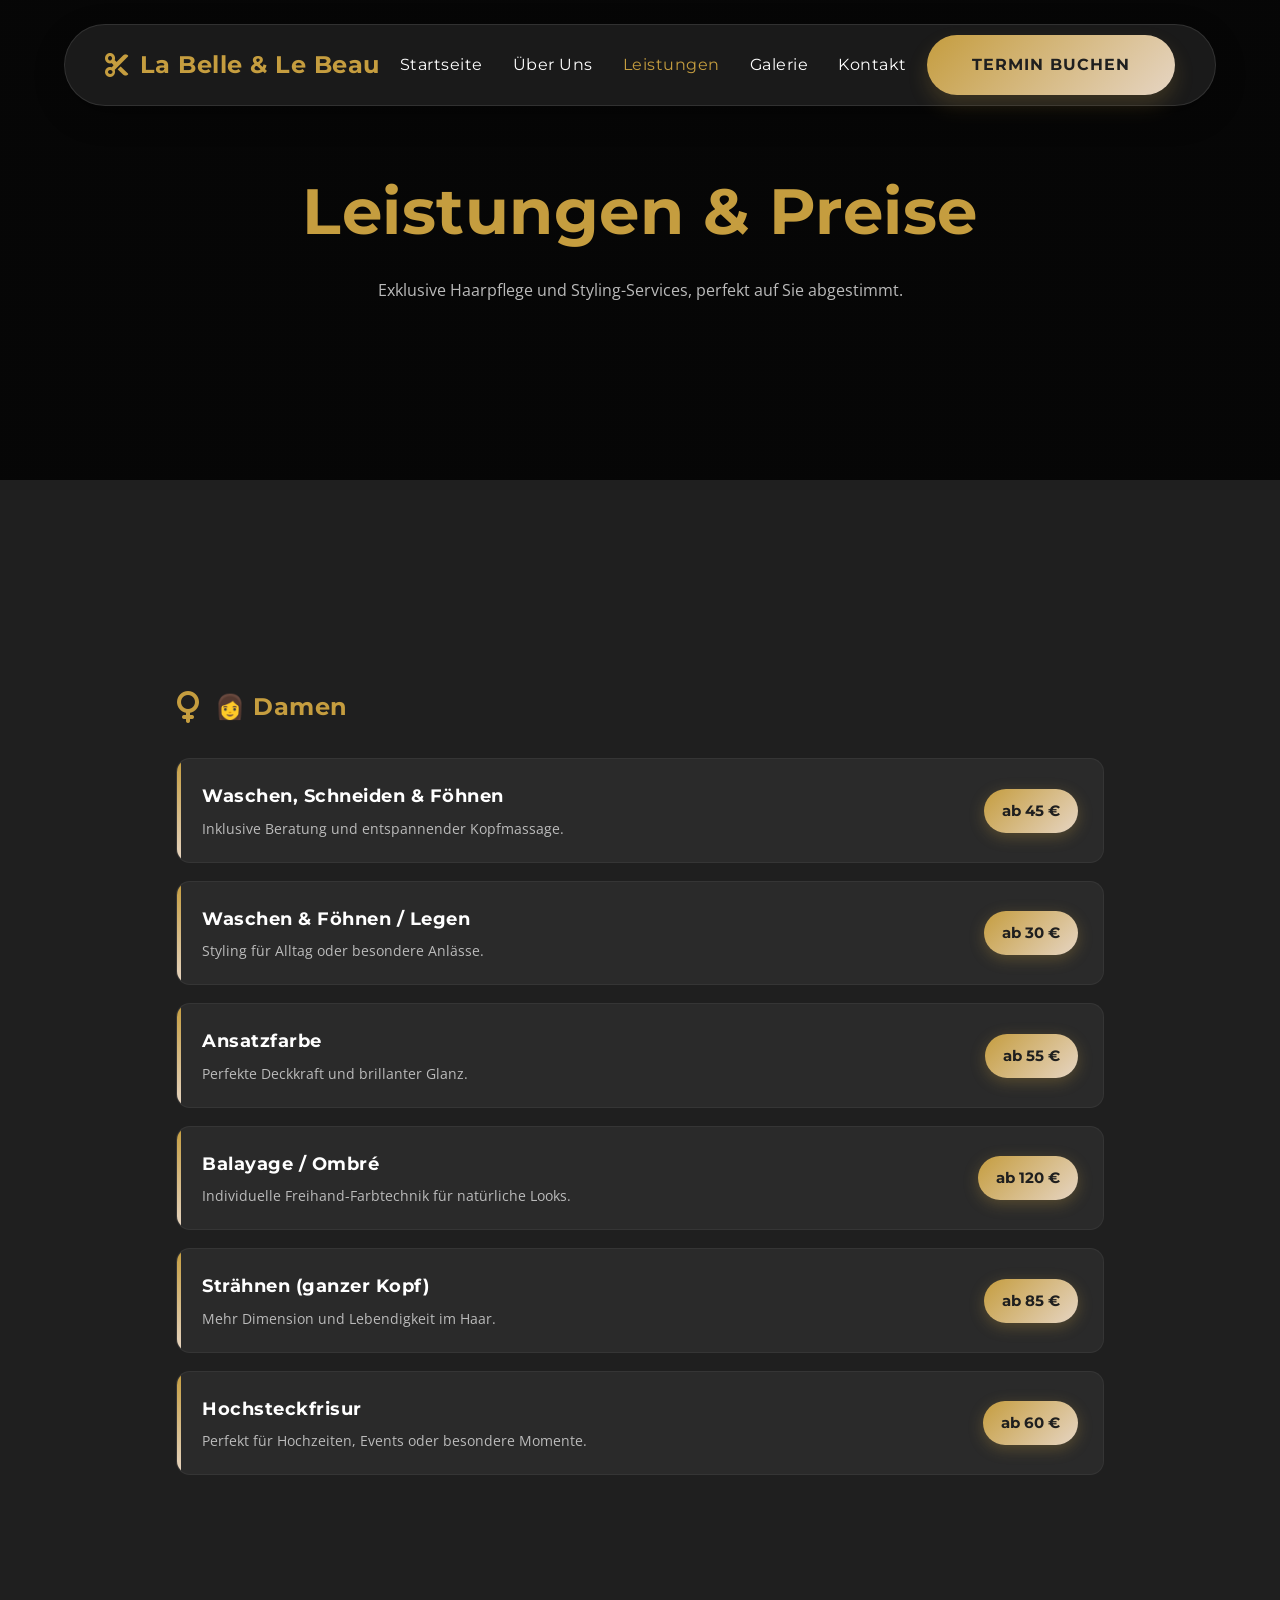
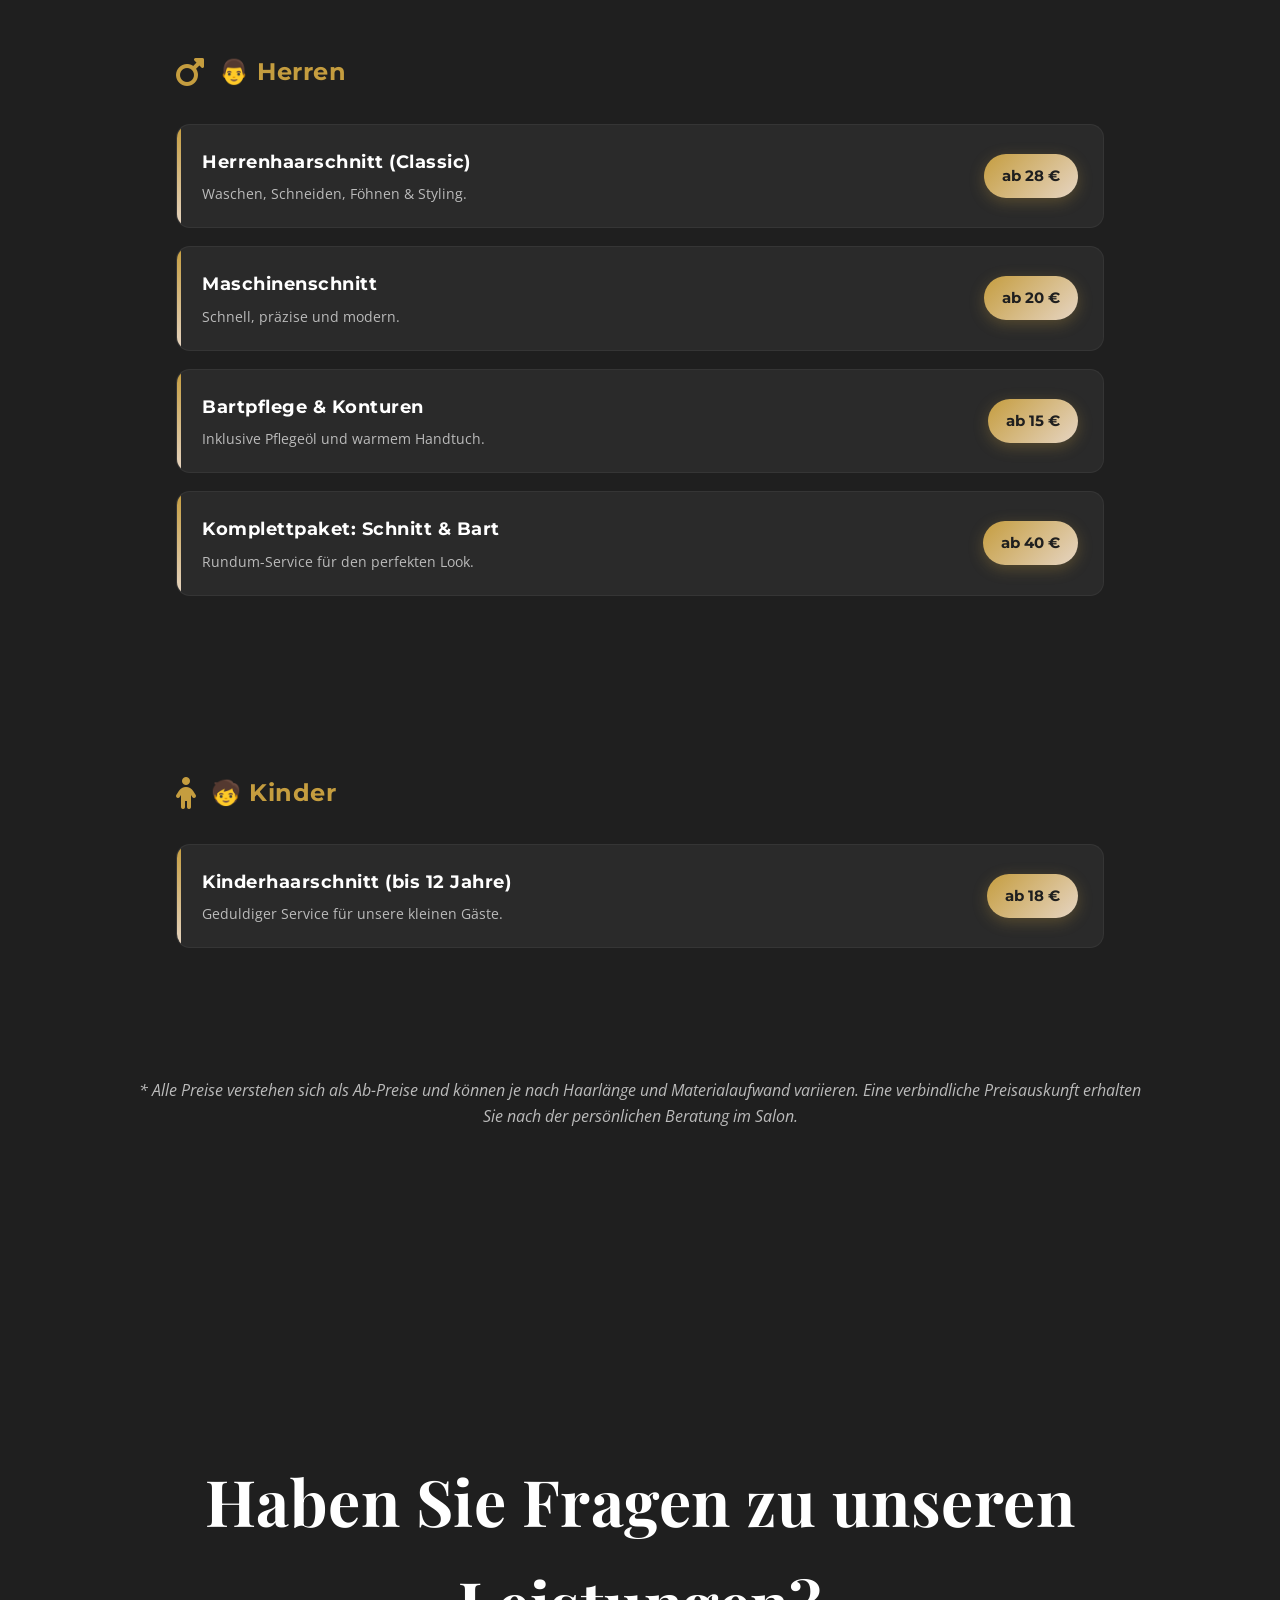
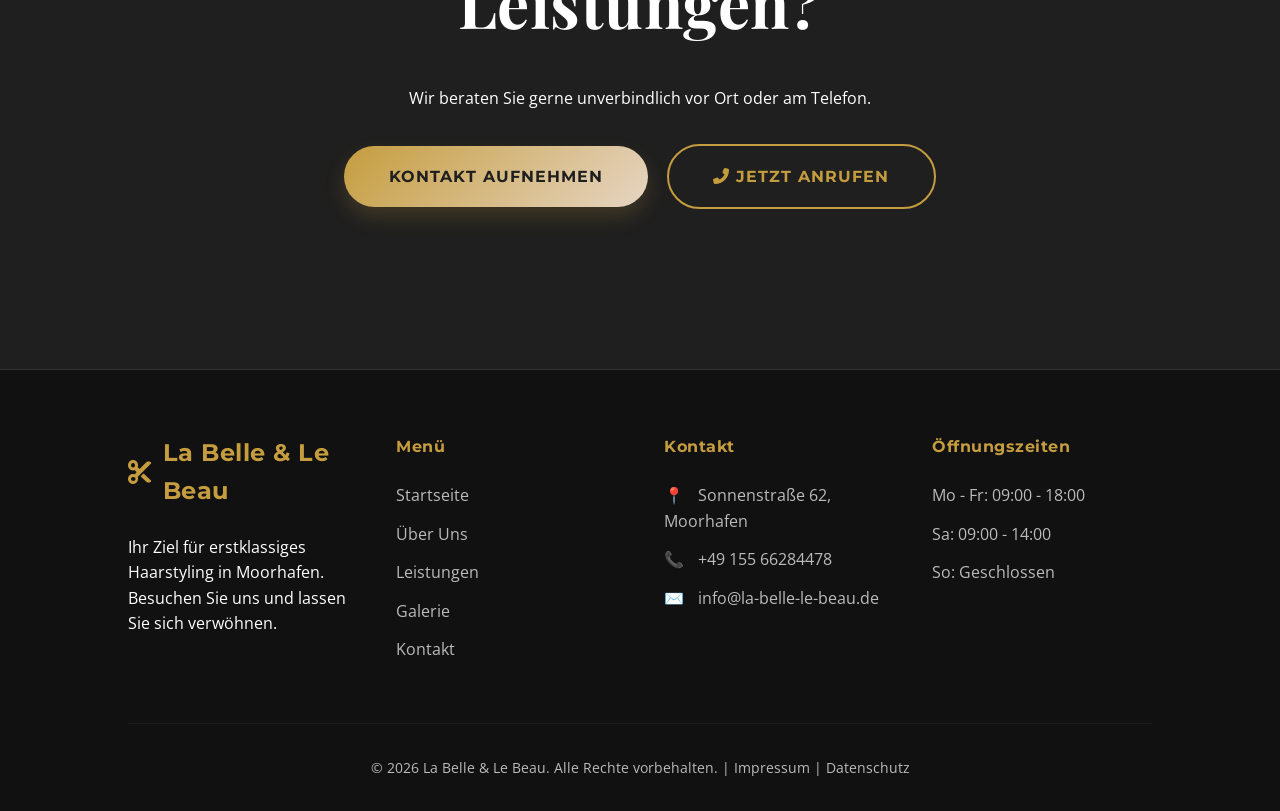
<file: leistungen.html>
<!DOCTYPE html>
<html lang="de">

<head>
    <meta charset="UTF-8">
    <meta name="viewport" content="width=device-width, initial-scale=1.0">
    <meta name="description"
        content="Entdecken Sie unsere Leistungen und Preise für Damen, Herren und Kinder. Von Balayage bis zum klassischen Haarschnitt.">
    <title>Leistungen & Preise - La Belle & Le Beau | Ihr Friseur in Moorhafen</title>

    <!-- Fonts -->
    <link rel="preconnect" href="https://fonts.googleapis.com">
    <link rel="preconnect" href="https://fonts.gstatic.com" crossorigin>
    <link
        href="https://fonts.googleapis.com/css2?family=Montserrat:wght@600;700&family=Open+Sans:wght@300;400;600&family=Playfair+Display:wght@700&display=swap"
        rel="stylesheet">

    <!-- Icons -->
    <link rel="stylesheet" href="https://cdnjs.cloudflare.com/ajax/libs/font-awesome/6.4.0/css/all.min.css">

    <!-- Styles -->
    <link rel="stylesheet" href="css/styles.css">
    <link rel="icon" type="image/png" href="favicon.png">
</head>

<body>

    <header>
        <div class="logo">
            <i class="fas fa-scissors"></i>
            <span>La Belle & Le Beau</span>
        </div>
        <nav id="navMenu">
            <ul>
                <li><a href="index.html" class="nav-link">Startseite</a></li>
                <li><a href="ueber-uns.html" class="nav-link">Über Uns</a></li>
                <li><a href="leistungen.html" class="nav-link active">Leistungen</a></li>
                <li><a href="galerie.html" class="nav-link">Galerie</a></li>
                <li><a href="kontakt.html" class="nav-link">Kontakt</a></li>
            </ul>
        </nav>
        <div class="nav-right">
            <a href="kontakt.html" class="btn btn-gold btn-header">Termin buchen</a>
            <div class="nav-toggle" id="navToggle">
                <i class="fas fa-bars"></i>
            </div>
        </div>
    </header>

    <main>
        <!-- Page Header -->
        <section class="page-header"
            style="padding-top: 10rem; text-align: center; background: linear-gradient(rgba(0,0,0,0.8), rgba(0,0,0,0.8)), url('https://images.unsplash.com/photo-1527512950678-b88a241e9f4b?q=80&w=1170&auto=format&fit=crop&ixlib=rb-4.1.0&ixid=M3wxMjA3fDB8MHxwaG90by1wYWdlfHx8fGVufDB8fHx8fA%3D%3D'); background-size: cover; background-position: center;">
            <h1 style="font-size: 4rem; color: var(--accent-gold);">Leistungen & Preise</h1>
            <p style="color: var(--text-gray); max-width: 600px; margin: 1rem auto;">Exklusive Haarpflege und
                Styling-Services, perfekt auf Sie abgestimmt.</p>
        </section>

        <section class="services-section">
            <div class="services-container">

                <!-- Damen Section -->
                <div id="damen-preise" class="service-category">
                    <div class="category-title">
                        <i class="fas fa-venus"></i>
                        <h2>👩 Damen</h2>
                    </div>
                    <div class="service-card">
                        <div class="service-info">
                            <h3>Waschen, Schneiden & Föhnen</h3>
                            <p>Inklusive Beratung und entspannender Kopfmassage.</p>
                        </div>
                        <div class="service-price">ab 45 €</div>
                    </div>
                    <div class="service-card">
                        <div class="service-info">
                            <h3>Waschen & Föhnen / Legen</h3>
                            <p>Styling für Alltag oder besondere Anlässe.</p>
                        </div>
                        <div class="service-price">ab 30 €</div>
                    </div>
                    <div class="service-card">
                        <div class="service-info">
                            <h3>Ansatzfarbe</h3>
                            <p>Perfekte Deckkraft und brillanter Glanz.</p>
                        </div>
                        <div class="service-price">ab 55 €</div>
                    </div>
                    <div id="color-preise" class="service-card">
                        <div class="service-info">
                            <h3>Balayage / Ombré</h3>
                            <p>Individuelle Freihand-Farbtechnik für natürliche Looks.</p>
                        </div>
                        <div class="service-price">ab 120 €</div>
                    </div>
                    <div class="service-card">
                        <div class="service-info">
                            <h3>Strähnen (ganzer Kopf)</h3>
                            <p>Mehr Dimension und Lebendigkeit im Haar.</p>
                        </div>
                        <div class="service-price">ab 85 €</div>
                    </div>
                    <div class="service-card">
                        <div class="service-info">
                            <h3>Hochsteckfrisur</h3>
                            <p>Perfekt für Hochzeiten, Events oder besondere Momente.</p>
                        </div>
                        <div class="service-price">ab 60 €</div>
                    </div>
                </div>

                <!-- Herren Section -->
                <div id="herren-preise" class="service-category">
                    <div class="category-title">
                        <i class="fas fa-mars"></i>
                        <h2>👨 Herren</h2>
                    </div>
                    <div class="service-card">
                        <div class="service-info">
                            <h3>Herrenhaarschnitt (Classic)</h3>
                            <p>Waschen, Schneiden, Föhnen & Styling.</p>
                        </div>
                        <div class="service-price">ab 28 €</div>
                    </div>
                    <div class="service-card">
                        <div class="service-info">
                            <h3>Maschinenschnitt</h3>
                            <p>Schnell, präzise und modern.</p>
                        </div>
                        <div class="service-price">ab 20 €</div>
                    </div>
                    <div class="service-card">
                        <div class="service-info">
                            <h3>Bartpflege & Konturen</h3>
                            <p>Inklusive Pflegeöl und warmem Handtuch.</p>
                        </div>
                        <div class="service-price">ab 15 €</div>
                    </div>
                    <div class="service-card">
                        <div class="service-info">
                            <h3>Komplettpaket: Schnitt & Bart</h3>
                            <p>Rundum-Service für den perfekten Look.</p>
                        </div>
                        <div class="service-price">ab 40 €</div>
                    </div>
                </div>

                <!-- Kinder Section -->
                <div class="service-category">
                    <div class="category-title">
                        <i class="fas fa-child"></i>
                        <h2>🧒 Kinder</h2>
                    </div>
                    <div class="service-card">
                        <div class="service-info">
                            <h3>Kinderhaarschnitt (bis 12 Jahre)</h3>
                            <p>Geduldiger Service für unsere kleinen Gäste.</p>
                        </div>
                        <div class="service-price">ab 18 €</div>
                    </div>
                </div>

                <p style="text-align: center; color: var(--text-gray); font-style: italic;">* Alle Preise verstehen sich
                    als Ab-Preise und können je nach Haarlänge und Materialaufwand variieren. Eine verbindliche
                    Preisauskunft erhalten Sie nach der persönlichen Beratung im Salon.</p>

            </div>
        </section>

        <!-- CTA Section -->
        <section class="cta-section">
            <h2>Haben Sie Fragen zu unseren Leistungen?</h2>
            <p style="margin-bottom: 2rem;">Wir beraten Sie gerne unverbindlich vor Ort oder am Telefon.</p>
            <div class="hero-btns" style="justify-content: center;">
                <a href="kontakt.html" class="btn btn-gold">Kontakt aufnehmen</a>
                <a href="tel:+4915566284478" class="btn btn-outline" style="margin-left: 15px;"><i
                        class="fas fa-phone-alt"></i> Jetzt anrufen</a>
            </div>
        </section>
    </main>

    <footer>
        <div class="footer-content">
            <div class="footer-col">
                <div class="logo" style="margin-bottom: 1.5rem;">
                    <i class="fas fa-scissors"></i>
                    <span>La Belle & Le Beau</span>
                </div>
                <p>Ihr Ziel für erstklassiges Haarstyling in Moorhafen. Besuchen Sie uns und lassen Sie sich verwöhnen.
                </p>
            </div>
            <div class="footer-col">
                <h4>Menü</h4>
                <ul>
                    <li><a href="index.html">Startseite</a></li>
                    <li><a href="ueber-uns.html">Über Uns</a></li>
                    <li><a href="leistungen.html">Leistungen</a></li>
                    <li><a href="galerie.html">Galerie</a></li>
                    <li><a href="kontakt.html">Kontakt</a></li>
                </ul>
            </div>
            <div class="footer-col">
                <h4>Kontakt</h4>
                <ul>
                    <li><span style="color: var(--accent-gold); margin-right: 10px;">📍</span> Sonnenstraße 62,
                        Moorhafen</li>
                    <li><span style="color: var(--accent-gold); margin-right: 10px;">📞</span> +49 155 66284478</li>
                    <li><span style="color: var(--accent-gold); margin-right: 10px;">✉️</span> info@la-belle-le-beau.de
                    </li>
                </ul>
            </div>
            <div class="footer-col">
                <h4>Öffnungszeiten</h4>
                <ul>
                    <li>Mo - Fr: 09:00 - 18:00</li>
                    <li>Sa: 09:00 - 14:00</li>
                    <li>So: Geschlossen</li>
                </ul>
            </div>
        </div>
        <div class="footer-bottom">
            <p>&copy; 2026 La Belle & Le Beau. Alle Rechte vorbehalten. | <a href="impressum.html">Impressum</a> | <a
                    href="datenschutz.html">Datenschutz</a></p>
        </div>
    </footer>

    <script>
        function handleDeepLink() {
            const params = new URLSearchParams(window.location.search);
            const service = params.get("service");

            if (service) {
                const element = document.getElementById(service + "-preise");
                if (element) {
                    // Small delay to ensure layout is ready and scroll-margin is respected
                    setTimeout(() => {
                        element.scrollIntoView({ behavior: "smooth", block: "start" });

                        // Add highlight effect
                        element.classList.add("highlight-service");

                        // Remove highlight effect after animation
                        setTimeout(() => {
                            element.classList.remove("highlight-service");
                        }, 2100);
                    }, 100);
                }
            }
        }

        // Run on load
        window.addEventListener('load', handleDeepLink);
    </script>
    <script src="js/mobile-menu.js"></script>
</body>

</html>
</file>
<file: css/styles.css>
@import url('https://fonts.googleapis.com/css2?family=Montserrat:wght@600;700&family=Open+Sans:wght@300;400;600&family=Playfair+Display:wght@700&display=swap');

:root {
    --primary-bg: #1f1f1f;
    --card-bg: #2a2a2a;
    --accent-gold: #c59d3f;
    --accent-gold-light: #e6d5c3;
    --gold-gradient: linear-gradient(135deg, #c59d3f, #e6d5c3);
    --text-white: #ffffff;
    --text-beige: #e6d5c3;
    --text-dark: #1f1f1f;
    --text-gray: #bbb;
    --serif-font: 'Playfair Display', serif;
    --sans-font: 'Montserrat', sans-serif;
    --body-font: 'Open Sans', sans-serif;
    --transition: all 0.35s ease;
}

body {
    font-family: var(--body-font);
    background-color: var(--primary-bg);
    color: var(--text-white);
    line-height: 1.6;
    overflow-x: hidden;
}

.highlight {
    color: var(--accent-gold);
}

h1,
h2,
h3,
h4,
.nav-link,
.btn,
.logo {
    font-family: var(--sans-font);
    letter-spacing: 0.5px;
}

* {
    margin: 0;
    padding: 0;
    box-sizing: border-box;
}

a {
    text-decoration: none;
    color: inherit;
    transition: var(--transition);
}

/* Button & CTA Styles */
.btn {
    display: inline-block;
    padding: 1.1rem 2.8rem;
    font-size: 1rem;
    font-weight: 700;
    text-transform: uppercase;
    letter-spacing: 1px;
    border-radius: 50px;
    transition: var(--transition);
    cursor: pointer;
    border: none;
    font-family: var(--sans-font);
    text-align: center;
}

.btn-gold {
    background: var(--gold-gradient);
    color: var(--text-dark);
    box-shadow: 0 10px 20px rgba(197, 157, 63, 0.2);
}

.btn-gold:hover {
    transform: translateY(-3px);
    box-shadow: 0 15px 30px rgba(197, 157, 63, 0.4);
}

.btn-outline {
    background: transparent;
    border: 2px solid var(--accent-gold);
    color: var(--accent-gold);
}

.btn-outline:hover {
    background: var(--accent-gold);
    color: var(--text-dark);
    transform: translateY(-3px);
}

.btn-dynamic {
    min-width: 280px;
    position: relative;
    overflow: hidden;
}

#cta-text {
    transition: opacity 0.5s ease;
}

.text-fade-out {
    opacity: 0;
}

ul {
    list-style: none;
}

/* Header & Nav */
header {
    position: fixed;
    top: 1.5rem;
    left: 50%;
    transform: translateX(-50%);
    width: 90%;
    max-width: 1200px;
    background: rgba(31, 31, 31, 0.85);
    backdrop-filter: blur(12px);
    -webkit-backdrop-filter: blur(12px);
    padding: 0.6rem 2.5rem;
    border-radius: 100px;
    display: flex;
    justify-content: space-between;
    align-items: center;
    z-index: 1000;
    border: 1px solid rgba(255, 255, 255, 0.1);
    box-shadow: 0 10px 30px rgba(0, 0, 0, 0.3);
    transition: var(--transition);
}

.logo {
    font-size: 1.5rem;
    font-weight: 700;
    color: var(--accent-gold);
    display: flex;
    align-items: center;
    gap: 10px;
}

nav ul {
    display: flex;
    gap: 30px;
    align-items: center;
}

.nav-toggle {
    display: none; /* Hidden on desktop */
    font-size: 1.5rem;
    cursor: pointer;
    color: var(--accent-gold);
    width: 45px;
    height: 45px;
    align-items: center;
    justify-content: center;
    border-radius: 50%;
    border: 1px solid rgba(197, 157, 63, 0.3);
    transition: var(--transition);
}

nav ul li a:hover {
    color: var(--accent-gold);
}

.nav-link.active {
    color: var(--accent-gold);
}

/* Hero Section */
.hero {
    height: 100vh;
    background: linear-gradient(rgba(0, 0, 0, 0.6), rgba(0, 0, 0, 0.6)), url('https://images.unsplash.com/photo-1712641966810-611ff1503c6d?q=80&w=1130&auto=format&fit=crop&ixlib=rb-4.1.0&ixid=M3wxMjA3fDB8MHxwaG90by1wYWdlfHx8fGVufDB8fHx8fA%3D%3D');
    background-size: cover;
    background-position: center;
    display: flex;
    align-items: center;
    justify-content: center;
    text-align: center;
    padding: 0 5%;
}

.hero-tagline {
    display: block;
    color: var(--accent-gold);
    text-transform: uppercase;
    letter-spacing: 4px;
    font-size: 0.9rem;
    font-weight: 700;
    margin-bottom: 1rem;
    animation: fadeInUp 0.8s ease;
}

.hero-content h1 {
    font-size: 5rem;
    margin-bottom: 1.5rem;
    font-family: var(--serif-font);
    line-height: 1.1;
    animation: fadeInUp 1s ease;
    word-wrap: break-word; /* Prevent overflow on extra small screens */
}

.hero-content p {
    font-size: 1.3rem;
    color: var(--accent-gold-light);
    margin-bottom: 3rem;
    max-width: 800px;
    margin-left: auto;
    margin-right: auto;
    animation: fadeInUp 1.2s ease;
}

/* Creative About Section */
.about-creative {
    padding: 12rem 10%;
    background-color: var(--primary-bg);
    position: relative;
    overflow: hidden;
}

.about-container {
    max-width: 1200px;
    margin: 0 auto;
    display: flex;
    align-items: center;
    gap: 4rem;
    position: relative;
}

.about-image-wrapper {
    flex: 1.2;
    position: relative;
    padding-right: 2rem;
}

.about-img-main {
    position: relative;
    z-index: 2;
}

.about-img-main img {
    width: 100%;
    border-radius: 20px;
    display: block;
    box-shadow: 0 40px 80px rgba(0, 0, 0, 0.6);
}

.about-img-deco {
    position: absolute;
    top: -30px;
    left: -30px;
    width: 100%;
    height: 100%;
    border: 2px solid var(--accent-gold);
    border-radius: 20px;
    z-index: 1;
}

.about-experience {
    position: absolute;
    bottom: -20px;
    left: -40px;
    background: var(--gold-gradient);
    color: var(--text-dark);
    padding: 1.5rem 2.5rem;
    border-radius: 15px;
    z-index: 3;
    display: flex;
    flex-direction: column;
    box-shadow: 0 20px 40px rgba(0, 0, 0, 0.3);
}

.about-experience .year {
    font-size: 2rem;
    font-weight: 800;
    font-family: var(--sans-font);
}

.about-experience .label {
    font-size: 0.8rem;
    font-weight: 700;
    text-transform: uppercase;
    letter-spacing: 1px;
}

.about-content-box {
    flex: 1;
    background: rgba(42, 42, 42, 0.7);
    backdrop-filter: blur(20px);
    -webkit-backdrop-filter: blur(20px);
    padding: 4rem;
    border-radius: 30px;
    margin-left: -10rem;
    position: relative;
    z-index: 4;
    border: 1px solid rgba(255, 255, 255, 0.1);
    box-shadow: 0 30px 60px rgba(0, 0, 0, 0.4);
}

.creative-title {
    font-size: 3.5rem;
    line-height: 1.2;
    margin-bottom: 2rem;
    font-family: var(--serif-font);
}

.highlight-text {
    color: var(--accent-gold);
    position: relative;
    display: inline-block;
}

.highlight-text::after {
    content: "";
    position: absolute;
    bottom: 5px;
    left: 0;
    width: 100%;
    height: 8px;
    background: rgba(197, 157, 63, 0.2);
    z-index: -1;
}

.lead-text {
    font-size: 1.2rem;
    font-weight: 600;
    color: var(--text-white);
    margin-bottom: 1.5rem;
}

.about-content-box p {
    color: var(--text-gray);
    margin-bottom: 2rem;
    line-height: 1.8;
}

.about-features {
    display: grid;
    grid-template-columns: 1fr 1fr;
    gap: 1.5rem;
    margin-bottom: 3rem;
}

.feature {
    display: flex;
    align-items: center;
    gap: 10px;
    font-size: 0.95rem;
    color: var(--text-beige);
    font-weight: 600;
}

.feature i {
    color: var(--accent-gold);
}

.creative-btn {
    margin-left: 0 !important;
    padding: 1.2rem 3rem !important;
}

/* Section General */
section {
    padding: 10rem 10%;
}

.section-tagline {
    display: block;
    color: var(--accent-gold);
    text-transform: uppercase;
    letter-spacing: 3px;
    font-weight: 700;
    font-size: 0.85rem;
    margin-bottom: 1rem;
}

.section-header {
    text-align: center;
    margin-bottom: 6rem;
}

.section-header h2 {
    font-size: 3.5rem;
    color: var(--text-white);
    margin-bottom: 1.5rem;
    font-family: var(--serif-font);
}

.section-header p {
    color: var(--text-gray);
    max-width: 700px;
    margin: 0 auto;
    font-size: 1.1rem;
}

/* Showcase Section */
.showcase-grid {
    display: grid;
    grid-template-columns: repeat(3, 1fr);
    gap: 2.5rem;
}

.showcase-card {
    background: var(--card-bg);
    border-radius: 20px;
    overflow: hidden;
    transition: var(--transition);
    border: 1px solid rgba(255, 255, 255, 0.05);
}

.showcase-card:hover {
    transform: translateY(-15px);
    border-color: var(--accent-gold);
    box-shadow: 0 20px 40px rgba(0, 0, 0, 0.4);
}

.showcase-img {
    position: relative;
    height: 300px;
    overflow: hidden;
}

.showcase-img img {
    width: 100%;
    height: 100%;
    object-fit: cover;
    transition: transform 0.8s ease;
}

.showcase-card:hover .showcase-img img {
    transform: scale(1.1);
}

.showcase-overlay {
    position: absolute;
    top: 20px;
    right: 20px;
    background: var(--gold-gradient);
    color: var(--text-dark);
    padding: 8px 15px;
    border-radius: 30px;
    font-weight: 700;
    font-size: 0.9rem;
    box-shadow: 0 5px 15px rgba(197, 157, 63, 0.3);
}

.showcase-info {
    padding: 2.5rem;
}

.showcase-info h4 {
    font-size: 1.5rem;
    margin-bottom: 1rem;
    color: var(--accent-gold);
}

.showcase-info p {
    color: var(--text-gray);
    margin-bottom: 1.5rem;
    font-size: 1rem;
}

.text-link {
    color: var(--accent-gold);
    font-weight: 600;
    display: flex;
    align-items: center;
    gap: 8px;
    transition: var(--transition);
}

.text-link i {
    font-size: 0.8rem;
    transition: transform 0.3s ease;
}

.text-link:hover i {
    transform: translateX(5px);
}

/* Premium Experience Section */
.premium-experience {
    background-color: #1a1a1a;
    padding: 12rem 10%;
}

.experience-grid {
    display: grid;
    grid-template-columns: repeat(3, 1fr);
    grid-auto-rows: minmax(280px, auto);
    gap: 2rem;
}

.experience-card {
    background: var(--card-bg);
    border-radius: 25px;
    padding: 3rem;
    position: relative;
    overflow: hidden;
    border: 1px solid rgba(255, 255, 255, 0.05);
    transition: var(--transition);
    display: flex;
    flex-direction: column;
    justify-content: center;
}

.experience-card.card-large {
    grid-column: span 2;
    grid-row: span 2;
    padding: 0;
    display: block;
}

.experience-card.card-large .card-bg-img {
    position: absolute;
    top: 0;
    left: 0;
    width: 100%;
    height: 100%;
    background-size: cover;
    background-position: center;
    filter: brightness(0.4);
    transition: transform 0.8s ease;
}

.experience-card.card-large:hover .card-bg-img {
    transform: scale(1.05);
}

.experience-card.card-large .card-content {
    position: relative;
    z-index: 2;
    height: 100%;
    padding: 4rem;
    display: flex;
    flex-direction: column;
    justify-content: flex-end;
}

.experience-card:not(.card-large):hover {
    transform: translateY(-10px);
    border-color: var(--accent-gold);
    box-shadow: 0 20px 40px rgba(0, 0, 0, 0.3);
}

.experience-card.card-accent {
    background: var(--gold-gradient);
    border: none;
}

.experience-card.card-accent .card-content {
    color: var(--text-dark);
}

.experience-card.card-accent i,
.experience-card.card-accent h4,
.experience-card.card-accent p {
    color: var(--text-dark);
}

.experience-card i {
    font-size: 2.5rem;
    color: var(--accent-gold);
    margin-bottom: 2rem;
}

.experience-card h4 {
    font-size: 1.6rem;
    margin-bottom: 1rem;
    color: var(--text-white);
    font-family: var(--serif-font);
}

.experience-card p {
    color: var(--text-gray);
    line-height: 1.7;
    font-size: 1rem;
}

.experience-card.card-large h4 {
    font-size: 3rem;
    margin-bottom: 1.5rem;
}

.experience-card.card-large p {
    font-size: 1.2rem;
    max-width: 600px;
    color: var(--text-beige);
}

.card-footer {
    margin-top: 2.5rem;
}

.badge {
    display: inline-block;
    background: var(--accent-gold);
    color: var(--text-dark);
    padding: 10px 20px;
    border-radius: 50px;
    font-weight: 700;
    font-size: 0.9rem;
    text-transform: uppercase;
    letter-spacing: 1px;
}

@media (max-width: 1024px) {
    .experience-grid {
        grid-template-columns: repeat(2, 1fr);
    }

    .experience-card.card-large {
        grid-column: span 2;
    }
}

@media (max-width: 768px) {
    .experience-grid {
        grid-template-columns: 1fr;
    }

    .experience-card.card-large {
        grid-column: span 1;
        grid-row: span 1;
    }

    .experience-card.card-large .card-content {
        padding: 3rem;
    }

    .experience-card.card-large h4 {
        font-size: 2rem;
    }
}

/* Testimonials Section */
.testimonials {
    background-color: var(--primary-bg);
}

.testimonials-grid {
    display: grid;
    grid-template-columns: repeat(3, 1fr);
    gap: 3rem;
}

.testimonial-card {
    background: var(--card-bg);
    padding: 3.5rem 2.5rem;
    border-radius: 20px;
    position: relative;
    border: 1px solid rgba(255, 255, 255, 0.05);
    transition: var(--transition);
}

.testimonial-card:hover {
    border-color: var(--accent-gold);
    transform: translateY(-10px);
}

.quote-icon {
    font-size: 2.5rem;
    color: var(--accent-gold);
    margin-bottom: 1.5rem;
    opacity: 0.5;
}

.testimonial-card p {
    font-style: italic;
    color: var(--text-beige);
    font-size: 1.1rem;
    line-height: 1.8;
    margin-bottom: 2rem;
}

.testimonial-user {
    display: flex;
    align-items: center;
    gap: 15px;
}

.user-info strong {
    display: block;
    color: var(--text-white);
    font-size: 1.1rem;
}

.user-info span {
    font-size: 0.85rem;
    color: var(--accent-gold);
    text-transform: uppercase;
    letter-spacing: 1px;
}

/* Creative Values Section */
.values-creative {
    padding: 10rem 10%;
    background-color: var(--primary-bg);
}

.values-grid-creative {
    display: grid;
    grid-template-columns: repeat(2, 1fr);
    gap: 3rem;
    max-width: 1100px;
    margin: 4rem auto 0;
}

.value-card {
    background: var(--card-bg);
    padding: 4rem 3rem;
    border-radius: 30px;
    position: relative;
    overflow: hidden;
    border: 1px solid rgba(255, 255, 255, 0.05);
    transition: var(--transition);
}

.value-card:nth-child(even) {
    transform: translateY(40px);
}

.value-icon-bg {
    position: absolute;
    top: -20px;
    right: -20px;
    font-size: 12rem;
    color: rgba(197, 157, 63, 0.03);
    z-index: 1;
    transform: rotate(-15deg);
    pointer-events: none;
}

.value-content {
    position: relative;
    z-index: 2;
}

.main-icon {
    font-size: 2.5rem;
    color: var(--accent-gold);
    margin-bottom: 2rem;
    display: block;
}

.value-card h4 {
    font-size: 1.8rem;
    margin-bottom: 1.2rem;
    font-family: var(--serif-font);
    color: var(--text-white);
}

.value-card p {
    color: var(--text-gray);
    line-height: 1.8;
    font-size: 1.05rem;
}

.value-card:hover {
    transform: translateY(-5px) scale(1.02);
    border-color: var(--accent-gold);
    box-shadow: 0 30px 60px rgba(0, 0, 0, 0.4);
}

.value-card:nth-child(even):hover {
    transform: translateY(35px) scale(1.02);
}

@media (max-width: 900px) {
    .values-grid-creative {
        grid-template-columns: 1fr;
        gap: 2rem;
    }

    .value-card:nth-child(even) {
        transform: translateY(0);
    }

    .value-card:nth-child(even):hover {
        transform: translateY(-5px) scale(1.02);
    }
}

/* CTA Section */
.cta-section {
    background: linear-gradient(rgba(0, 0, 0, 0.8), rgba(0, 0, 0, 0.8)), url('../images/photo-1711504040144-d68ce9e30cbe.avif');
    background-attachment: fixed;
    background-size: cover;
    background-position: center;
    text-align: center;
    padding: 10rem 10%;
}

.cta-section h2 {
    font-size: 4rem;
    font-family: var(--serif-font);
    margin-bottom: 2rem;
}

/* Footer */
footer {
    padding: 4rem 10% 2rem;
    background-color: #111;
    border-top: 1px solid #333;
}

.footer-content {
    display: grid;
    grid-template-columns: repeat(auto-fit, minmax(200px, 1fr));
    gap: 3rem;
    margin-bottom: 3rem;
}

.footer-col h4 {
    color: var(--accent-gold);
    margin-bottom: 1.5rem;
}

.footer-col ul li {
    margin-bottom: 0.8rem;
    color: var(--text-gray);
}

.footer-bottom {
    text-align: center;
    padding-top: 2rem;
    border-top: 1px solid rgba(255, 255, 255, 0.05);
    color: var(--text-gray);
    font-size: 0.9rem;
}

/* Team Section */
.team-grid {
    display: grid;
    grid-template-columns: repeat(3, 1fr);
    gap: 3rem;
    margin-top: 3rem;
}

.team-card {
    text-align: center;
}

.team-card img {
    width: 250px;
    height: 250px;
    object-fit: cover;
    border-radius: 50%;
    border: 3px solid var(--accent-gold);
    margin-bottom: 1.5rem;
    transition: var(--transition);
}

.team-card:hover img {
    transform: scale(1.05);
}

.team-card h4 {
    font-size: 1.5rem;
    margin-bottom: 0.5rem;
}

.team-card p {
    color: var(--accent-gold);
    font-weight: 600;
    margin-bottom: 1rem;
}

/* Services & Pricing */
.services-container {
    display: flex;
    flex-direction: column;
    gap: 4rem;
}

.service-category {
    padding: 3rem;
    border-radius: 20px;
    background: transparent;
}

.category-title {
    display: flex;
    align-items: center;
    gap: 15px;
    margin-bottom: 2rem;
    color: var(--accent-gold);
}

.category-title i {
    font-size: 2rem;
}

.service-card {
    display: flex;
    justify-content: space-between;
    align-items: center;
    background: var(--card-bg);
    padding: 22px 25px;
    border-radius: 14px;
    margin-bottom: 18px;
    transition: var(--transition);
    border: 1px solid rgba(255, 255, 255, 0.05);
    position: relative;
    overflow: hidden;
}

.service-card::before {
    content: "";
    position: absolute;
    left: 0;
    top: 0;
    height: 100%;
    width: 4px;
    background: linear-gradient(180deg, var(--accent-gold), var(--accent-gold-light));
}

.service-card:hover {
    transform: translateY(-4px);
    box-shadow: 0 10px 30px rgba(197, 157, 63, 0.15);
    border: 1px solid var(--accent-gold);
}

.service-info h3 {
    margin: 0;
    font-size: 1.15rem;
    font-family: var(--sans-font);
    color: var(--text-white);
}

.service-info p {
    margin: 6px 0 0;
    font-size: 0.9rem;
    color: var(--text-gray);
}

.service-price {
    font-size: 15px;
    font-weight: bold;
    color: var(--text-dark);
    background: var(--gold-gradient);
    padding: 10px 18px;
    border-radius: 30px;
    box-shadow: 0 4px 15px rgba(197, 157, 63, 0.3);
    min-width: 90px;
    text-align: center;
    font-family: var(--sans-font);
}

/* Gallery Section */
.gallery-grid {
    display: grid;
    grid-template-columns: repeat(auto-fit, minmax(300px, 1fr));
    gap: 1.5rem;
}

.gallery-item {
    position: relative;
    overflow: hidden;
    border-radius: 15px;
    height: 400px;
}

.gallery-item img {
    width: 100%;
    height: 100%;
    object-fit: cover;
    transition: var(--transition);
}

.gallery-overlay {
    position: absolute;
    top: 0;
    left: 0;
    width: 100%;
    height: 100%;
    background: rgba(0, 0, 0, 0.7);
    display: flex;
    flex-direction: column;
    align-items: center;
    justify-content: center;
    opacity: 0;
    transition: var(--transition);
    padding: 2rem;
    text-align: center;
}

.gallery-item:hover .gallery-overlay {
    opacity: 1;
}

.gallery-item:hover img {
    transform: scale(1.1);
}

.gallery-overlay h4 {
    color: var(--accent-gold);
    margin-bottom: 0.5rem;
}

/* Contact Section */
/* Creative Contact Section */
.contact-section {
    position: relative;
    background: radial-gradient(circle at top right, rgba(197, 157, 63, 0.05), transparent),
        radial-gradient(circle at bottom left, rgba(197, 157, 63, 0.05), transparent);
}

.contact-container {
    display: grid;
    grid-template-columns: 1fr 1.2fr;
    gap: 6rem;
    align-items: center;
}

.contact-info-col {
    display: flex;
    flex-direction: column;
    gap: 3rem;
}

.contact-info-col h3 {
    font-size: 3rem;
    font-family: var(--serif-font);
    margin-bottom: 1.5rem;
    color: var(--text-white);
}

.info-item {
    display: flex;
    gap: 25px;
    align-items: center;
    padding: 2rem;
    background: rgba(255, 255, 255, 0.03);
    border-radius: 20px;
    border: 1px solid rgba(255, 255, 255, 0.05);
    transition: var(--transition);
}

.info-item:hover {
    background: rgba(197, 157, 63, 0.05);
    border-color: var(--accent-gold);
    transform: translateX(10px);
}

.info-item i {
    font-size: 2rem;
    color: var(--accent-gold);
}

.info-item h4 {
    font-size: 1.2rem;
    color: var(--accent-gold);
    margin-bottom: 5px;
}

.info-item p {
    color: var(--text-gray);
    margin: 0;
}

/* Glassmorphism Form */
.contact-form-col {
    position: relative;
}

.contact-form-col::before {
    content: "";
    position: absolute;
    top: -20px;
    right: -20px;
    width: 100px;
    height: 100px;
    background: var(--gold-gradient);
    filter: blur(50px);
    opacity: 0.2;
    z-index: -1;
}

.contact-form {
    background: rgba(42, 42, 42, 0.6);
    backdrop-filter: blur(20px);
    -webkit-backdrop-filter: blur(20px);
    padding: 4rem;
    border-radius: 30px;
    border: 1px solid rgba(255, 255, 255, 0.1);
    box-shadow: 0 40px 80px rgba(0, 0, 0, 0.5);
}

.form-group {
    margin-bottom: 2rem;
    position: relative;
}

.form-group label {
    display: block;
    margin-bottom: 0.8rem;
    color: var(--accent-gold-light);
    font-weight: 600;
    font-size: 0.9rem;
    text-transform: uppercase;
    letter-spacing: 1px;
    transition: var(--transition);
}

.input-wrapper {
    position: relative;
}

.input-wrapper i {
    position: absolute;
    left: 20px;
    top: 50%;
    transform: translateY(-50%);
    color: rgba(197, 157, 63, 0.5);
    transition: var(--transition);
}

.form-group input,
.form-group select,
.form-group textarea {
    width: 100%;
    padding: 1.2rem 1.2rem 1.2rem 3.5rem;
    background: rgba(30, 30, 30, 0.5);
    border: 1px solid rgba(255, 255, 255, 0.1);
    border-radius: 12px;
    color: var(--text-white);
    font-family: inherit;
    font-size: 1rem;
    transition: var(--transition);
}

.form-group textarea {
    padding-left: 1.2rem;
}

.form-group input:focus,
.form-group select:focus,
.form-group textarea:focus {
    outline: none;
    background: rgba(30, 30, 30, 0.8);
    border-color: var(--accent-gold);
    box-shadow: 0 0 20px rgba(197, 157, 63, 0.15);
}

.form-group input:focus+i {
    color: var(--accent-gold);
}

.contact-form .btn {
    width: 100%;
    padding: 1.2rem;
    margin-top: 1rem;
    font-size: 1.1rem;
}

/* Animations */
@keyframes fadeInUp {
    from {
        opacity: 0;
        transform: translateY(30px);
    }

    to {
        opacity: 1;
        transform: translateY(0);
    }
}

/* Deep Linking Optimizations */
.service-category,
.service-card {
    scroll-margin-top: 150px;
}

.highlight-service {
    animation: highlight-pulse 2s ease-out;
}

@keyframes highlight-pulse {
    0% {
        background-color: transparent;
        transform: scale(1);
    }

    15% {
        background-color: rgba(197, 157, 63, 0.2);
        transform: scale(1.02);
    }

    100% {
        background-color: transparent;
        transform: scale(1);
    }
}

/* --- GLOBAL MOBILE OPTIMIZATIONS --- */

.nav-toggle:hover {
    background: rgba(197, 157, 63, 0.2);
    border-color: var(--accent-gold);
}

/* Animations & Utility */
body.menu-open {
    overflow: hidden;
}

/* Media Query: Tablets & General Mobile */
@media (max-width: 1024px) {
    header {
        padding: 0.5rem 1.5rem;
        width: 95%;
    }

    .hero-content h1 {
        font-size: 4rem;
    }

    .showcase-grid {
        grid-template-columns: repeat(2, 1fr);
    }

    .about-creative {
        padding: 8rem 5%;
    }

    .about-container {
        flex-direction: column;
        gap: 3rem;
    }

    .about-content-box {
        margin-left: 0;
        padding: 3rem;
    }

    .about-image-wrapper {
        padding-right: 0;
    }

    .about-experience {
        left: 20px;
        bottom: 20px;
        padding: 1rem 1.5rem;
        border-radius: 10px;
    }

    .about-experience .year {
        font-size: 1.5rem;
    }

    .about-experience .label {
        font-size: 0.7rem;
    }
}

/* Media Query: Mobile Phones */
@media (max-width: 768px) {

    /* Responsive Header & Menu */
    .nav-toggle {
        display: flex;
        order: 2;
    }

    .hero-btns {
        flex-direction: column;
        gap: 1.2rem;
        width: 100%;
        max-width: 400px;
        margin: 0 auto;
    }

    .hero-btns .btn {
        width: 100%;
        margin: 0 !important;
    }

    .btn-header {
        display: none; /* Hide button on mobile to save space, or adjust if needed */
    }

    .nav-right {
        gap: 15px;
        order: 2;
    }

    nav#navMenu {
        position: fixed;
        top: 0;
        right: -100%;
        width: 100%;
        height: 100vh;
        background: rgba(31, 31, 31, 0.98);
        backdrop-filter: blur(20px);
        -webkit-backdrop-filter: blur(20px);
        display: flex;
        flex-direction: column;
        align-items: center;
        justify-content: center;
        transition: 0.5s cubic-bezier(0.77, 0, 0.175, 1);
        z-index: 999;
    }

    nav#navMenu.active {
        right: 0;
    }

    nav#navMenu ul {
        flex-direction: column;
        text-align: center;
        gap: 2rem;
    }

    nav#navMenu ul li a {
        font-size: 2rem;
        font-family: var(--serif-font);
        color: var(--text-white);
    }

    /* Page Sections */
    section {
        padding: 6rem 5% !important;
    }

    /* Typography */
    .hero-content h1 {
        font-size: 3rem;
    }

    .hero-content p {
        font-size: 1.1rem;
        margin-bottom: 2rem;
    }

    .section-header h2 {
        font-size: 2.8rem;
    }

    .creative-title {
        font-size: 2.2rem;
        margin-bottom: 1.5rem;
    }

    .about-content-box {
        padding: 2rem 1.5rem;
    }

    /* Grid Layouts */
    .showcase-grid {
        grid-template-columns: 1fr;
    }

    .team-grid {
        grid-template-columns: 1fr;
    }

    .testimonials-grid {
        grid-template-columns: 1fr;
    }

    .values-grid-creative {
        grid-template-columns: 1fr;
    }

    /* Components */
    .showcase-img {
        height: 250px;
    }

    .experience-card.card-large .card-content {
        padding: 2.5rem;
    }

    .experience-card.card-large h4 {
        font-size: 2.2rem;
    }

    /* Galerie */
    .gallery-grid {
        grid-template-columns: 1fr;
    }

    .gallery-item {
        height: 350px;
    }

    /* Kontakt (Creative Redesign Mobile) */
    .contact-container {
        grid-template-columns: 1fr;
        gap: 4rem;
    }

    .contact-form {
        padding: 2.5rem 1.5rem;
    }

    .contact-info-col h3 {
        font-size: 2.5rem;
        text-align: center;
    }

    .info-item {
        padding: 1.5rem;
        flex-direction: column;
        text-align: center;
    }

    /* Service Price List */
    .service-card {
        flex-direction: column;
        text-align: center;
        gap: 1.5rem;
    }

    .service-price {
        width: 100%;
    }

    /* CTA Section */
    .cta-section h2 {
        font-size: 2.5rem;
    }

    /* Footer */
    .footer-content {
        grid-template-columns: 1fr;
        text-align: center;
    }

    .footer-col .logo {
        justify-content: center;
    }
}

/* Small Screens */
@media (max-width: 480px) {
    .header {
        padding: 0.8rem 1rem;
    }

    .hero-content h1 {
        font-size: 2.2rem;
    }

}
</file>
